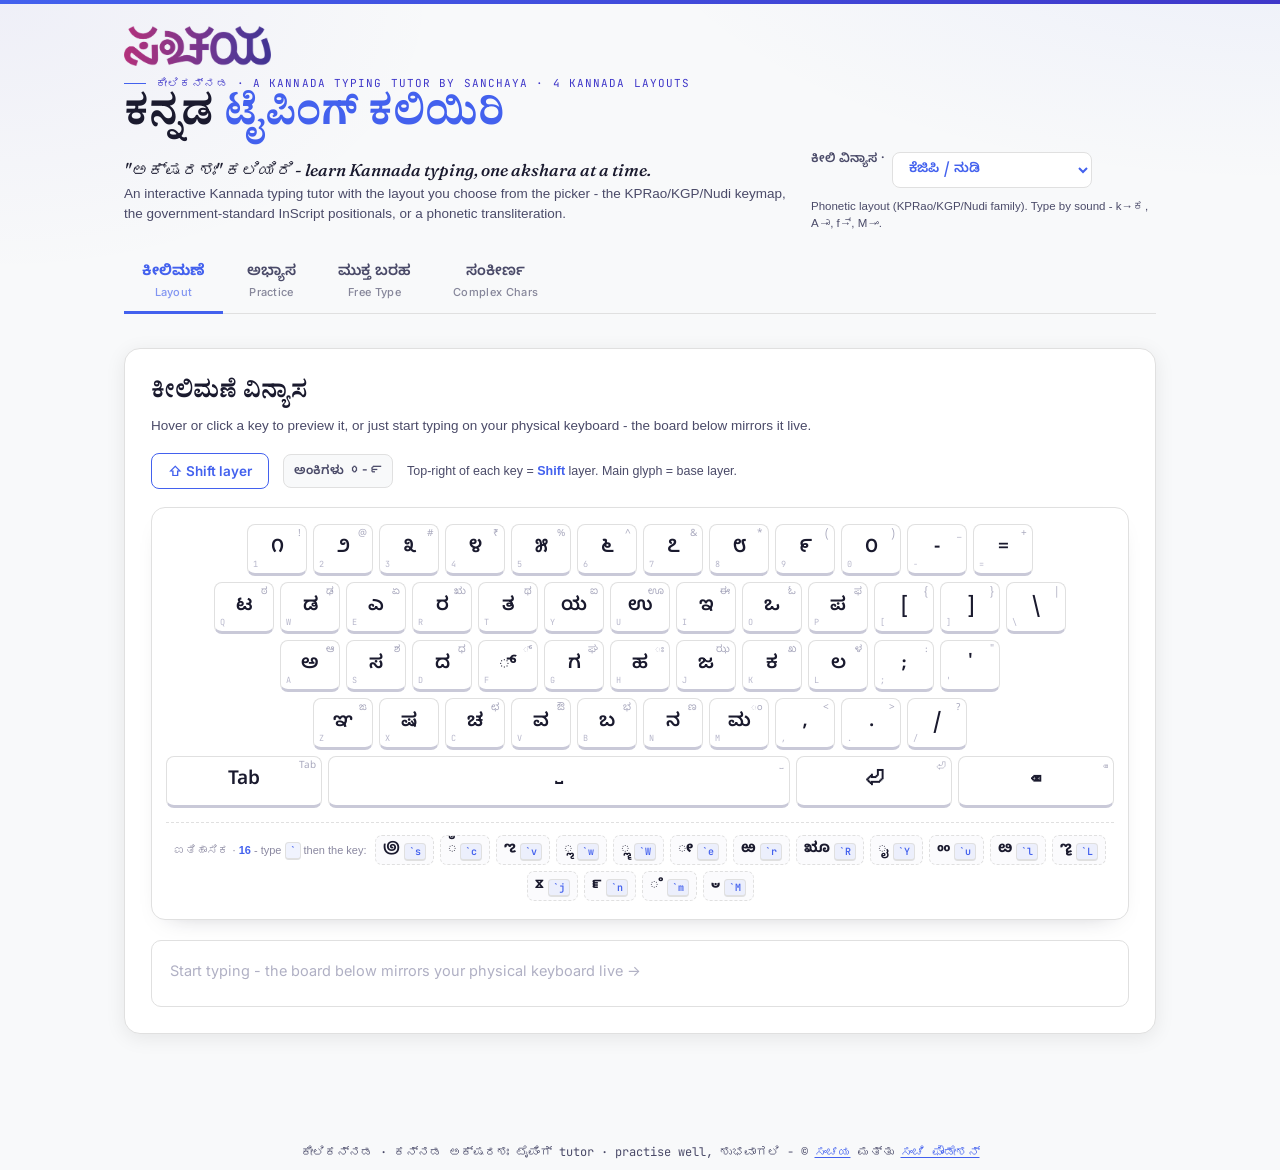
<file: index.html>
<!DOCTYPE html>
<html lang="kn">
<head>
<meta charset="UTF-8">
<meta name="viewport" content="width=device-width, initial-scale=1.0">
<title>ಕನ್ನಡ ಟೈಪಿಂಗ್ ಕಲಿಯಿರಿ - Kannada Typing Tutor Online | TypeKannada</title>
<meta name="description" content="ಉಚಿತ ಕನ್ನಡ ಟೈಪಿಂಗ್ ಕಲಿಯಿರಿ - a free Kannada typing tutor for 4 keyboard layouts (KGP/Nudi keymap, InScript, InScript2, phonetic transliteration) with an on-screen keyboard, guided lessons, words, and full sentences. Learn Kannada typing online with TypeKannada.">
<meta name="keywords" content="kannada typing, kannada typing tutor, learn kannada typing, kannada typing practice, kannada keyboard, type kannada, kannada tutor, inscript kannada, kgp keymap, transliteration kannada, ಕನ್ನಡ ಟೈಪಿಂಗ್, ಕನ್ನಡ ಟೈಪಿಂಗ್ ಕಲಿಯಿರಿ, ಉಚಿತ ಕನ್ನಡ ಟೈಪಿಂಗ್">
<meta name="author" content="ಸಂಚಯ (Sanchaya)">
<meta name="robots" content="index, follow, max-image-preview:large">
<link rel="canonical" href="https://typekannada.sanchaya.net/">

<meta property="og:type" content="website">
<meta property="og:site_name" content="TypeKannada">
<meta property="og:title" content="ಕನ್ನಡ ಟೈಪಿಂಗ್ ಕಲಿಯಿರಿ - Kannada Typing Tutor Online | TypeKannada">
<meta property="og:description" content="ಉಚಿತ ಕನ್ನಡ ಟೈಪಿಂಗ್ ಕಲಿಯಿರಿ - a free Kannada typing tutor across 4 keyboard layouts: KGP/Nudi keymap, InScript, InScript2, and phonetic transliteration. Practice aksharas, words, and sentences with live keystroke hints.">
<meta property="og:url" content="https://typekannada.sanchaya.net/">
<meta property="og:image" content="https://typekannada.sanchaya.net/img/android-chrome-512x512.png">
<meta property="og:locale" content="kn_IN">

<meta name="twitter:card" content="summary">
<meta name="twitter:title" content="ಕನ್ನಡ ಟೈಪಿಂಗ್ ಕಲಿಯಿರಿ - Kannada Typing Tutor Online | TypeKannada">
<meta name="twitter:description" content="ಉಚಿತ ಕನ್ನಡ ಟೈಪಿಂಗ್ - a free Kannada typing tutor across 4 keyboard layouts: KGP/Nudi keymap, InScript, InScript2, and phonetic transliteration.">
<meta name="twitter:image" content="https://typekannada.sanchaya.net/img/android-chrome-512x512.png">

<link rel="icon" type="image/png" sizes="32x32" href="img/favicon-32x32.png">
<link rel="icon" type="image/png" sizes="192x192" href="img/android-chrome-192x192.png">
<link rel="icon" type="image/png" sizes="512x512" href="img/android-chrome-512x512.png">
<link rel="apple-touch-icon" sizes="180x180" href="img/apple-touch-icon.png">
<meta name="msapplication-TileImage" content="img/mstile-310x310.png">
<meta name="theme-color" content="#4361ee">

<script type="application/ld+json">
{
  "@context": "https://schema.org",
  "@type": "WebApplication",
  "name": "ಕೀಲಿಕನ್ನಡ - Kannada Typing Tutor",
  "alternateName": "TypeKannada",
  "url": "https://typekannada.sanchaya.net/",
  "description": "ಉಚಿತ ಕನ್ನಡ ಟೈಪಿಂಗ್ ಕಲಿಯಿರಿ - a free Kannada typing tutor across 4 keyboard layouts: the KPRao/KGP/Nudi keymap, government-standard InScript, InScript2, and phonetic transliteration. Features an on-screen keyboard, guided lessons from vowels to full sentences, and live keystroke hints.",
  "keywords": "kannada typing, kannada typing tutor, ಕನ್ನಡ ಟೈಪಿಂಗ್, ಕನ್ನಡ ಟೈಪಿಂಗ್ ಕಲಿಯಿರಿ, ಉಚಿತ ಕನ್ನಡ ಟೈಪಿಂಗ್",
  "applicationCategory": "EducationalApplication",
  "operatingSystem": "Any",
  "browserRequirements": "Requires JavaScript",
  "inLanguage": ["kn", "en"],
  "isAccessibleForFree": true,
  "offers": { "@type": "Offer", "price": "0", "priceCurrency": "INR" },
  "publisher": {
    "@type": "Organization",
    "name": "ಸಂಚಯ (Sanchaya)",
    "url": "https://sanchaya.org"
  },
  "featureList": [
    "Interactive on-screen Kannada keyboard",
    "4 keyboard layouts: KGP/Nudi keymap, InScript, InScript2, transliteration",
    "Guided typing lessons: vowels, consonants, combined aksharas, words, sentences",
    "Live keystroke hints for every practice target",
    "Free type canvas with akshara-aware backspace"
  ]
}
</script>
<link rel="preconnect" href="https://fonts.googleapis.com">
<link rel="preconnect" href="https://fonts.gstatic.com" crossorigin>
<link href="https://fonts.googleapis.com/css2?family=Noto+Serif+Kannada:wght@500;600;700&family=Noto+Sans+Kannada:wght@400;500;600;700&family=Fraunces:ital,opsz,wght@0,9..144,500;0,9..144,600;1,9..144,500&family=Inter:wght@400;500;600;700&family=JetBrains+Mono:wght@400;600&display=swap" rel="stylesheet">
<link rel="stylesheet" href="style.css">
</head>
<body>
<div class="lattice"></div>
<div class="wrap">

<header class="hero">
  <a class="brand" href="/" aria-label="ಕೀಲಿಕನ್ನಡ - home">
    <img src="img/app-icon-light.png" alt="ಕೀಲಿಕನ್ನಡ logo" class="brand-logo">
  </a>
  <div class="eyebrow">ಕೀಲಿಕನ್ನಡ · a Kannada typing tutor by Sanchaya · 4 Kannada layouts</div>

  <h1 class="title">ಕನ್ನಡ <span class="accent">ಟೈಪಿಂಗ್ ಕಲಿಯಿರಿ</span></h1>

  <div class="hero-row">
    <div class="hero-copy">
      <p class="tagline">"ಅಕ್ಷರಶಃ" ಕಲಿಯಿರಿ - learn Kannada typing, one akshara at a time.</p>
      <p class="subtagline">An interactive Kannada typing tutor with the layout you choose from the picker - the KPRao/KGP/Nudi keymap, the government-standard InScript positionals, or a phonetic transliteration.</p>
    </div>
    <div class="layout-picker">
      <label for="layoutSelect">ಕೀಲಿ ವಿನ್ಯಾಸ ·</label>
      <select id="layoutSelect" aria-label="Choose a keyboard layout"></select>
      <p class="layout-desc" id="layoutDesc"></p>
    </div>
  </div>
</header>

<nav class="tabs">
  <button data-tab="layout" class="active">ಕೀಲಿಮಣೆ <span class="en">Layout</span></button>
  <button data-tab="practice">ಅಭ್ಯಾಸ <span class="en">Practice</span></button>
  <button data-tab="free">ಮುಕ್ತ ಬರಹ <span class="en">Free Type</span></button>
  <button data-tab="complex">ಸಂಕೀರ್ಣ <span class="en">Complex Chars</span></button>
</nav>

<!-- ================= LAYOUT TAB ================= -->
<section class="panel active" id="panel-layout">
  <div class="card">
    <h2 class="section-title">ಕೀಲಿಮಣೆ ವಿನ್ಯಾಸ</h2>
    <p class="section-sub">Hover or click a key to preview it, or just start typing on your physical keyboard - the board below mirrors it live.</p>
    <div class="kbd-controls">
      <button class="toggle-btn" id="shiftToggle">⇧ Shift layer</button>
      <button class="digit-toggle" id="digitToggle" role="switch" aria-checked="false" title="Switch digit keys between the layout's Kannada digits (೦-೯) and Western digits (0-9)">ಅಂಕಿಗಳು <b class="dg-kan">೦-೯</b><b class="dg-lat">0-9</b></button>
      <span class="legend-note">Top-right of each key = <b>Shift</b> layer. Main glyph = base layer.</span>
    </div>
    <div class="keyboard" id="kbLayout"></div>
    <div class="type-surface" id="surfaceLayout" tabindex="0" contenteditable="true" autocorrect="off" autocapitalize="off" autocomplete="off" spellcheck="false"><span class="placeholder" contenteditable="false">Click here, then type on your physical keyboard to test the layout →</span></div>
  </div>
</section>

<!-- ================= PRACTICE TAB ================= -->
<section class="panel" id="panel-practice">
  <div class="card">
    <h2 class="section-title">ಟೈಪಿಂಗ್ ಅಭ್ಯಾಸ - Typing Tutor</h2>
    <p class="section-sub">Work through the levels in order - vowels, consonants, combined aksharas, everyday words, then full sentences.</p>
    <div class="level-tabs" id="levelTabs"></div>

    <div class="target-box">
      <div class="target-word" id="targetWord"></div>
      <div class="translit" id="targetTranslit"></div>
    </div>

    <div class="type-surface" id="surfacePractice" tabindex="0" contenteditable="true" autocorrect="off" autocapitalize="off" autocomplete="off" spellcheck="false"><span class="placeholder" contenteditable="false">Click here and type the akshara/word shown above →</span></div>

    <div class="progress-track"><div class="progress-fill" id="levelProgress"></div></div>

    <div class="stats-row">
      <div class="stat"><div class="num" id="statWpm">0</div><div class="lbl">WPM</div></div>
      <div class="stat"><div class="num" id="statAcc">100%</div><div class="lbl">Accuracy</div></div>
      <div class="stat"><div class="num" id="statDone">0/0</div><div class="lbl">Completed</div></div>
      <div class="stat"><div class="num" id="statStreak">0</div><div class="lbl">Streak</div></div>
    </div>

    <div class="action-row">
      <button class="btn primary" id="skipBtn">ಮುಂದೆ / Skip</button>
      <button class="btn ghost" id="resetLevelBtn">Restart level</button>
    </div>
  </div>

  <div class="keyboard-card card" style="margin-top:20px;">
    <div class="keyboard" id="kbPractice"></div>
  </div>
</section>

<!-- ================= FREE TYPE TAB ================= -->
<section class="panel" id="panel-free">
  <div class="card">
    <h2 class="section-title">ಮುಕ್ತ ಬರವಣಿಗೆ - Free Type</h2>
    <p class="section-sub">Open canvas to write freely with the layout - good for testing words, or just practising composition. Backspace understands full aksharas (it removes one visual syllable at a time, like a real Kannada IME).</p>
    <div class="type-surface" id="surfaceFree" tabindex="0" contenteditable="true" style="min-height:180px;" autocorrect="off" autocapitalize="off" autocomplete="off" spellcheck="false"><span class="placeholder" contenteditable="false">ಇಲ್ಲಿ ಬರೆಯಿರಿ - start typing here →</span></div>
    <div class="action-row">
      <button class="btn ghost" id="clearFreeBtn">Clear</button>
      <button class="btn ghost" id="copyFreeBtn">Copy text</button>
    </div>
    <div class="future-note">
      <h3>Coming next: spelling &amp; grammar checking</h3>
      <p>This canvas is where inline spelling and grammar feedback will surface once the checker is wired in - underlines for misspelled aksharas, suggestions on click, and basic agreement/grammar hints. Not implemented yet in this build; flagged here as the next milestone.</p>
    </div>
  </div>
</section>

<!-- ================= COMPLEX CHARACTERS TAB ================= -->
<section class="panel" id="panel-complex">
  <div class="card">
    <h2 class="section-title">ಸಂಕೀರ್ಣ ಅಕ್ಷರಗಳು - Complex Character Rendering</h2>
    <p class="section-sub">Kannada script does more than one letter per keystroke: consonant clusters, traditional ligatures, vocalic matras, nukta forms, and invisible joiners. Each card below shows the target text, what it's built from, the exact keystrokes that produce it, and its raw Unicode codepoints - useful both for learning and for checking how your font renders these.</p>
    <div id="complexGrid" class="complex-grid"></div>

    <h3 class="section-subtitle">ಪೂರ್ಣ ಯುನಿಕೋಡ್ ವ್ಯಾಪ್ತಿ - Full Unicode block coverage</h3>
    <p class="section-sub">Every assigned codepoint in the Kannada block (U+0C80–U+0CFF). Green-bordered tiles are on the selected layout's keys; the rest are historic letters and rare signs typed via a modifier (or composed by typing) - shown here as a font-rendering reference. If a tile shows a placeholder box, your font lacks that glyph.</p>
    <div id="unicodeGrid" class="unicode-grid"></div>
  </div>
</section>

</div>

<footer>ಕೀಲಿಕನ್ನಡ · ಕನ್ನಡ ಅಕ್ಷರಶಃ ಟೈಪಿಂಗ್ tutor · practise well, ಶುಭವಾಗಲಿ - © <a href="https://sanchaya.org" target="_blank" rel="noopener">ಸಂಚಯ</a> ಮತ್ತು <a href="https://sanchifoundation.org" target="_blank" rel="noopener">ಸಂಚಿ ಫೌಂಡೇಶನ್</a></footer>

<noscript>
  <section>
    <h1>ಕನ್ನಡ ಟೈಪಿಂಗ್ ಕಲಿಯಿರಿ - Kannada Typing Tutor</h1>
    <p>TypeKannada is a free, interactive Kannada typing tutor for learning to type in Kannada (ಕನ್ನಡ ಟೈಪಿಂಗ್). It teaches four keyboard layouts:</p>
    <ul>
      <li>KPRao / KGP / Nudi keymap</li>
      <li>Government-standard InScript</li>
      <li>InScript2</li>
      <li>Phonetic transliteration</li>
    </ul>
    <p>Features include an on-screen keyboard, guided lessons from vowels to full sentences, live keystroke hints for every practice target, a free-type canvas with akshara-aware backspace, and a full Unicode block reference. This app requires JavaScript - please enable it to start typing.</p>
  </section>
</noscript>

<script src="app.js" defer></script>
</body>
</html>
</file>
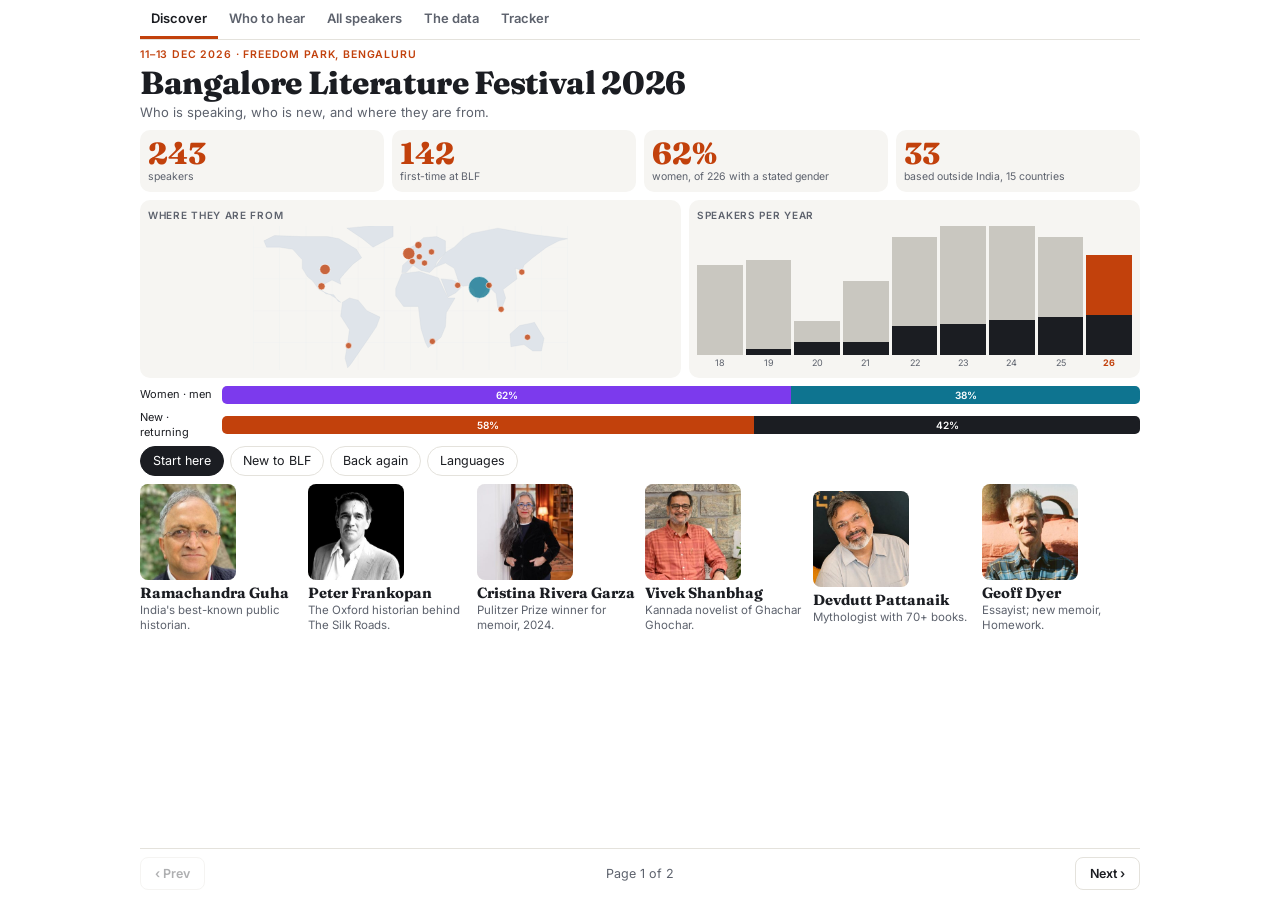
<file: blf2026/index.html>
<!doctype html>
<html lang="en"><head><meta charset="utf-8"><meta name="viewport" content="width=device-width,initial-scale=1,viewport-fit=cover">
<title>BLF 2026 Speaker Guide</title>
<meta name="claude:viewport-fit-sides" content="cover">
<link rel="stylesheet" href="https://fonts.googleapis.com/css2?family=Fraunces:opsz,wght@9..144,500;9..144,700;9..144,800&family=Inter:wght@400;500;600&display=swap">
<style>
/* Concept: one screen per view. A bookshop counter: white paper, ink type, saffron accent. Every tab fits the viewport and pages instead of scrolling. */
:root{--bg:#fff;--surface:#f6f5f2;--fg:#1b1d22;--muted:#5d626d;--line:#e4e2dc;--accent:#c2410c;--accent-fg:#fff;--tint:#fdeee5;--ok:#166534;--f:#7c3aed;--m:#0e7490;--u:#c9c7c0;
--display:"Fraunces",Georgia,serif;--body:"Inter",system-ui,sans-serif;color-scheme:light}
*{box-sizing:border-box}
html,body{height:100%;margin:0;overflow:hidden;background:#fff}
body{background:var(--bg);color:var(--fg);font:14px/1.4 var(--body);padding-left:max(14px,env(safe-area-inset-left,0px));padding-right:max(14px,env(safe-area-inset-right,0px))}
button{font:inherit;color:inherit}
:focus-visible{outline:2px solid var(--accent);outline-offset:2px}
.app{height:100%;max-width:1000px;margin:0 auto;display:flex;flex-direction:column;min-height:0}
.tabs{flex:0 0 auto;display:flex;gap:0;border-bottom:1px solid var(--line);overflow-x:auto;scrollbar-width:none}
.tab{background:none;border:0;border-bottom:3px solid transparent;padding:9px 11px;color:var(--muted);cursor:pointer;font-weight:600;white-space:nowrap;font-size:13px}
.tab[aria-selected=true]{color:var(--fg);border-bottom-color:var(--accent)}
.view{flex:1;min-height:0;display:flex;flex-direction:column}
.view[hidden]{display:none}
.top{flex:0 0 auto;padding:8px 0 4px}
h1{font:800 clamp(1.25rem,4.2vw,2rem)/1.05 var(--display);margin:0 0 4px;letter-spacing:-.01em}
h2{font:700 1.1rem/1.15 var(--display);margin:0}
.kicker{font-size:10.5px;letter-spacing:.08em;text-transform:uppercase;color:var(--accent);font-weight:600;margin:0 0 3px}
.sub{color:var(--muted);margin:0;font-size:13px}
.seg,.asks,.fchips{display:flex;gap:6px;overflow-x:auto;scrollbar-width:none;padding:6px 0 2px;flex:0 0 auto}
.seg::-webkit-scrollbar,.asks::-webkit-scrollbar,.fchips::-webkit-scrollbar,.tabs::-webkit-scrollbar{display:none}
.pill{flex:0 0 auto;white-space:nowrap;background:#fff;border:1px solid var(--line);border-radius:999px;padding:5px 12px;font-size:12.5px;cursor:pointer}
.pill[aria-pressed=true]{background:var(--fg);color:#fff;border-color:var(--fg)}
.ask{background:var(--tint);color:var(--accent);border-color:transparent;font-weight:600}
.body{flex:1;min-height:0;position:relative;overflow:hidden}
.pager{flex:0 0 auto;min-height:52px;display:flex;align-items:center;justify-content:space-between;gap:8px;padding:6px 0 max(8px,env(safe-area-inset-bottom,0px));border-top:1px solid var(--line);font-size:12.5px;color:var(--muted)}
.pbtn{background:#fff;border:1px solid var(--line);border-radius:8px;padding:7px 14px;font-weight:600;cursor:pointer;color:var(--fg)}
.pbtn[disabled]{opacity:.35;cursor:default}
.dots{display:flex;gap:5px;align-items:center}.dots i{width:7px;height:7px;border-radius:50%;background:var(--line);display:block}.dots i.on{background:var(--accent)}
/* dashboard */
.kpis{display:grid;grid-template-columns:repeat(4,1fr);gap:8px;flex:0 0 auto;padding:4px 0 8px}
.kpi{background:var(--surface);border:0;border-radius:10px;padding:8px 8px;text-align:left;cursor:pointer;min-width:0}
.kpi b{display:block;font:800 clamp(1.25rem,3.4vh,1.9rem)/1 var(--display);color:var(--accent)}
.kpi span{font-size:10.5px;color:var(--muted);line-height:1.2;display:block;margin-top:3px}
.mini{display:grid;grid-template-columns:1.2fr 1fr;gap:8px;flex:0 0 auto}
.panel{background:var(--surface);border-radius:10px;padding:8px;min-width:0;cursor:pointer}
.panel h5{margin:0 0 4px;font-size:10px;letter-spacing:.07em;text-transform:uppercase;color:var(--muted);font-weight:600}
.mini .map{max-height:clamp(56px,16vh,150px);background:transparent;margin:0 auto}
.mini .map text{display:none}
.mini .vc{height:clamp(56px,16vh,150px);padding-top:0;gap:3px;max-width:none}
.mini .vc .v{display:none}.mini .vc .y{font-size:9px;margin-top:2px}
.hb{display:grid;gap:6px;margin-top:8px}
.hb .gr{grid-template-columns:74px 1fr;font-size:11px}.hb .gr .tr{height:18px}
.hb .gr .tr b{font-size:10px}
/* cards grid (discover) */
.grid{height:100%;display:grid;gap:10px 10px;align-content:start;padding-top:6px}
.card{background:none;border:0;text-align:left;cursor:pointer;padding:0;min-width:0}
.card img,.card .ph{width:96px;height:96px;max-width:100%;border-radius:8px;object-fit:cover;object-position:center 22%;display:block;background:var(--surface)}
.card .nm{font:700 .92rem/1.15 var(--display);margin:5px 0 1px}
.card .ln{font-size:11.5px;color:var(--muted);line-height:1.3;display:-webkit-box;-webkit-line-clamp:2;-webkit-box-orient:vertical;overflow:hidden}
.ph{display:flex;align-items:center;justify-content:center;background:var(--tint);color:var(--accent);font:800 1.2rem var(--display)}
/* rows */
.rows{height:100%;display:flex;flex-direction:column}
.row{flex:0 0 auto;height:var(--rh,60px);display:grid;grid-template-columns:auto 44px 1fr auto;gap:10px;align-items:center;border-bottom:1px solid var(--line);min-width:0}
.row .no{font:800 1.2rem var(--display);color:var(--accent);min-width:1.6ch;text-align:right;font-variant-numeric:tabular-nums}
.row.nonum{grid-template-columns:44px 1fr auto}
.row .th,.row .ph{width:44px;height:44px;border-radius:7px;object-fit:cover;object-position:center 22%;cursor:pointer}
.row .mid{min-width:0;cursor:pointer;background:none;border:0;text-align:left;padding:0}
.row .nm{font:700 .98rem/1.2 var(--display);white-space:nowrap;overflow:hidden;text-overflow:ellipsis;display:block}
.row .sl{font-size:12px;color:var(--muted);white-space:nowrap;overflow:hidden;text-overflow:ellipsis;display:block}
.row .sl b{color:var(--accent);font-weight:600}
.star{background:none;border:0;font-size:21px;line-height:1;color:var(--muted);cursor:pointer;padding:6px;border-radius:6px}
.star[aria-pressed=true]{color:var(--accent)}
.empty{padding:22px 0;color:var(--muted)}
/* search & filters */
.srow{display:flex;gap:8px;flex:0 0 auto;padding-top:8px}
input[type=search],select{font:inherit;color:var(--fg);background:#fff;border:1px solid var(--line);border-radius:8px;padding:8px 11px;min-width:0}
input[type=search]{flex:1 1 0}
.fbtn{background:#fff;border:1px solid var(--line);border-radius:8px;padding:8px 13px;font-weight:600;cursor:pointer}
.fbtn b{background:var(--accent);color:#fff;border-radius:999px;padding:0 7px;font-size:11.5px;margin-left:6px}
.meta{font-size:12px;color:var(--muted);flex:0 0 auto;padding:4px 0}
.x{flex:0 0 auto;background:var(--tint);color:var(--accent);border:0;border-radius:999px;padding:4px 10px;font-size:12px;font-weight:600;cursor:pointer;white-space:nowrap}
.drawer{position:fixed;left:0;right:0;bottom:0;max-height:88%;overflow:auto;background:#fff;border-radius:16px 16px 0 0;z-index:41;padding:14px max(14px,env(safe-area-inset-left,0px)) calc(16px + env(safe-area-inset-bottom,0px));display:none;box-shadow:0 -8px 30px rgba(0,0,0,.18)}
.drawer.open{display:block}
@media (min-width:720px){.drawer{left:50%;right:auto;bottom:auto;top:50%;transform:translate(-50%,-50%);width:560px;border-radius:16px}}
.pg{margin-bottom:10px}.pg h4{margin:0 0 5px;font-size:11px;letter-spacing:.06em;text-transform:uppercase;color:var(--muted);font-weight:600}
.chips{display:flex;gap:5px;flex-wrap:wrap}
.veil{position:fixed;inset:0;background:rgba(20,20,25,.45);z-index:40;display:none}.veil.open{display:block}
/* sheet */
.sheet{position:fixed;left:0;right:0;bottom:0;max-height:92%;overflow:auto;background:#fff;border-radius:16px 16px 0 0;z-index:41;padding:14px max(14px,env(safe-area-inset-left,0px)) calc(14px + env(safe-area-inset-bottom,0px));display:none}
.sheet.open{display:block}
@media (min-width:720px){.sheet{left:50%;right:auto;bottom:auto;top:50%;transform:translate(-50%,-50%);width:640px;border-radius:16px}}
.sh-top{display:grid;grid-template-columns:84px 1fr;gap:12px;align-items:start;padding-right:34px}
.sh-top img,.sh-top .ph{width:84px;height:84px;border-radius:10px;object-fit:cover;object-position:center 22%}
.sh-top h3{font:800 1.3rem/1.1 var(--display);margin:0}
.close{position:absolute;top:8px;right:10px;background:var(--surface);border:0;border-radius:999px;width:32px;height:32px;font-size:17px;cursor:pointer}
.tags{display:flex;gap:5px;flex-wrap:wrap;margin-top:4px}
.tag{font-size:11.5px;color:var(--muted);border:1px solid var(--line);border-radius:4px;padding:0 6px}
.tag.new{background:var(--tint);color:var(--accent);border-color:var(--accent);font-weight:600}
.tag.ret{color:var(--ok);border-color:var(--ok)}.tag.rk{background:var(--accent);color:#fff;border-color:var(--accent);font-weight:600}
.tag.lg{color:#0e7490;border-color:#0e7490}.tag.role{color:var(--fg);border-color:var(--fg)}.tag.nonauth{background:var(--surface);color:var(--fg);border-color:var(--fg);font-weight:600}
.stabs{display:flex;gap:4px;margin:10px 0 8px;border-bottom:1px solid var(--line)}
.stab{background:none;border:0;border-bottom:3px solid transparent;padding:6px 10px;font-weight:600;color:var(--muted);cursor:pointer}
.stab[aria-selected=true]{color:var(--fg);border-bottom-color:var(--accent)}
.sh-body{font-size:13px;max-height:52vh;overflow:auto}.sh-body .fa{font-size:12px;color:var(--muted);margin:0 0 3px}.sh-body .fa b{color:var(--fg);margin-right:4px}
.sh-body p{margin:0 0 8px}.sh-body h4{margin:8px 0 3px;font-size:11px;letter-spacing:.06em;text-transform:uppercase;color:var(--muted);font-weight:600}
.tl{display:flex;gap:3px;align-items:center;margin-top:6px}.tl i{width:8px;height:8px;border-radius:50%;background:var(--line);display:block}.tl i.on{background:var(--fg)}.tl i.now{background:var(--accent)}.tl span{font-size:11px;color:var(--muted);margin-left:6px}
.tlv{list-style:none;margin:2px 0 0;padding:0 0 0 16px;border-left:2px solid var(--line)}.tlv li{position:relative;padding:0 0 6px;font-size:13px}.tlv li::before{content:"";position:absolute;left:-21px;top:5px;width:9px;height:9px;border-radius:50%;background:var(--fg)}.tlv li.now::before{background:var(--accent)}.tlv b{margin-right:6px}
.bl{display:flex;gap:10px;flex-wrap:wrap}.bl>div{width:64px;font-size:10.5px;color:var(--muted);line-height:1.2}
.bk{flex:0 0 auto;width:40px;height:56px;border-radius:2px 4px 4px 2px;overflow:hidden;box-shadow:inset 3px 0 0 rgba(0,0,0,.25);display:flex;align-items:flex-end;padding:3px 2px 3px 6px;color:#fff;font:600 7.5px/1.1 var(--display);overflow-wrap:anywhere}
.bk.has{padding:0}.bk.has img{width:100%;height:100%;object-fit:cover;display:block}
.bl .bk{width:62px;height:88px;font-size:9.5px}
.sh-act{display:flex;gap:8px;margin-top:10px}
.btn{background:var(--accent);color:#fff;border:0;border-radius:8px;padding:9px 14px;font-weight:600;cursor:pointer}.btn.ghost{background:var(--surface);color:var(--fg);text-decoration:none}
/* study slides */
.slide{height:100%;display:flex;flex-direction:column;justify-content:center;overflow:auto;padding:4px 0}
.big{font:800 clamp(2.4rem,9vh,4.6rem)/.95 var(--display);color:var(--accent);margin:0}
.slide h2{font-size:clamp(1.05rem,2.6vh,1.5rem);margin:4px 0 2px}
.slide p.t{color:var(--muted);margin:2px 0 8px;font-size:clamp(12px,1.9vh,14px);max-width:62ch}
.waffle{display:grid;grid-template-columns:repeat(25,1fr);gap:2px;max-width:520px}.waffle i{aspect-ratio:1;border-radius:2px;display:block;background:var(--fg)}.waffle i.n{background:var(--accent)}
.legend{display:flex;gap:12px;flex-wrap:wrap;font-size:12px;color:var(--muted);margin-top:8px}.legend button{background:none;border:0;cursor:pointer;color:var(--muted);padding:0;font-size:12px}.legend i{display:inline-block;width:10px;height:10px;border-radius:2px;margin-right:5px;vertical-align:-1px}
.gb{display:grid;gap:7px;max-width:560px}.gr{display:grid;grid-template-columns:84px 1fr;gap:8px;align-items:center;font-size:12px}.gr .tr{display:flex;height:24px;border-radius:5px;overflow:hidden;background:var(--surface)}.gr .tr b{display:flex;align-items:center;justify-content:center;color:#fff;font-size:11px;font-weight:600;min-width:0;overflow:hidden}
.vc{display:flex;gap:6px;align-items:flex-end;height:clamp(110px,24vh,210px);max-width:560px;padding-top:16px}.vc>div{flex:1;display:flex;flex-direction:column;justify-content:flex-end;align-items:center;height:100%;min-width:0}.vc .col{width:100%;display:flex;flex-direction:column;justify-content:flex-end}.vc .col b{display:block;width:100%}.vc .v{font-size:10.5px;color:var(--muted);margin-bottom:2px}.vc .y{font-size:10.5px;color:var(--muted);margin-top:4px}.vc .y.now{color:var(--accent);font-weight:700}
.bubbles{display:flex;flex-wrap:wrap;gap:6px;align-items:center}.bub{border:0;border-radius:50%;background:#0e7490;color:#fff;font-weight:600;display:flex;flex-direction:column;align-items:center;justify-content:center;cursor:pointer;line-height:1.05;padding:2px;text-align:center}.bub small{font-weight:400;opacity:.85}
.map{width:100%;height:auto;max-height:34vh;display:block;background:#f3f6f9;border-radius:10px}
.map .land{fill:#dfe4ea;stroke:#c9d0d8;stroke-width:.6}.map .grat{stroke:#e6ebf0;stroke-width:.5;fill:none}.map circle.b{fill:var(--accent);fill-opacity:.78;stroke:#fff;stroke-width:1.2;cursor:pointer}.map circle.b.o{fill:#0e7490}.map text{font:600 10px var(--body);fill:#1b1d22;pointer-events:none}
.mapwrap{max-width:560px}.cch{display:flex;gap:5px;flex-wrap:wrap;margin-top:8px}
table{border-collapse:collapse;width:100%;font-size:12px}th,td{text-align:left;padding:4px 6px;border-bottom:1px solid var(--line)}th{color:var(--muted);font-weight:500}
.grid9{display:grid;grid-template-columns:repeat(9,1fr);gap:2px;width:120px}.grid9 i{height:9px;border-radius:2px;background:var(--line);display:block}.grid9 i.on{background:var(--fg)}.grid9 i.now{background:var(--accent)}
.status{font-size:11.5px;font-weight:600;color:var(--accent)}
.note{font-size:11px;color:var(--muted);margin-top:6px}
@media (max-width:520px){.sh-body{max-height:50vh}}
@media (max-height:700px){#v-discover .top .sub,.hb{display:none}}
@media (prefers-reduced-motion:no-preference){.pill,.pbtn{transition:background .12s}}
/* denser data slides */
.slide{justify-content:flex-start;gap:0}
.hd{display:flex;gap:12px;align-items:center}
.hd .big{font-size:clamp(2.2rem,8vh,3.8rem);flex:0 0 auto}
.hd h2{margin:0}.hd p.t{margin:2px 0 0}
.sec{margin-top:10px}
.sec h5{margin:0 0 4px;font-size:10px;letter-spacing:.07em;text-transform:uppercase;color:var(--muted);font-weight:600}
.hbar{display:grid;grid-template-columns:96px 1fr 34px;gap:6px;align-items:center;font-size:12px;background:none;border:0;padding:1px 0;text-align:left;cursor:pointer;width:100%}
.hbar .tr{height:11px;background:var(--surface);border-radius:3px;overflow:hidden}.hbar .tr b{display:block;height:100%}
.hbar span:first-child{white-space:nowrap;overflow:hidden;text-overflow:ellipsis}.hbar span:last-child{text-align:right;color:var(--muted)}
.tiles{display:grid;grid-template-columns:repeat(4,1fr);gap:6px;margin-top:10px}
.tile{background:var(--surface);border-radius:8px;padding:6px 8px;min-width:0}.tile b{display:block;font:700 1.1rem/1.1 var(--display)}.tile span{font-size:10.5px;color:var(--muted);line-height:1.2;display:block}
.two{display:grid;grid-template-columns:1fr 1fr;gap:14px;align-items:start}
@media (max-width:640px){.two{grid-template-columns:1fr}}
.vc .y2{font-size:9px;color:var(--accent);margin-top:1px}
@media (max-height:700px){.opt{display:none}}
.v6{height:clamp(90px,19vh,170px)}
@media (min-width:900px){.slide .vc{height:clamp(140px,34vh,300px)}.v6{height:clamp(140px,34vh,300px)}.tile b{font-size:1.6rem}.tile span{font-size:12px}.hbar{font-size:13px;grid-template-columns:120px 1fr 40px}.hbar .tr{height:14px}.tile{padding:10px 12px}.sec{margin-top:16px}.tiles{margin-top:16px}}
</style>
<div class="app">
<nav class="tabs" role="tablist"><button class="tab" role="tab" data-v="discover">Discover</button><button class="tab" role="tab" data-v="hear">Who to hear</button><button class="tab" role="tab" data-v="speakers">All speakers</button><button class="tab" role="tab" data-v="study">The data</button><button class="tab" role="tab" data-v="tracker">Tracker</button></nav>

<section class="view" id="v-discover">
 <div class="top"><p class="kicker">11–13 Dec 2026 · Freedom Park, Bengaluru</p><h1>Bangalore Literature Festival 2026</h1><p class="sub" id="herosub"></p></div>
 <div id="dash"></div>
 <div class="seg" id="seg"></div>
 <div class="body" id="dbody"></div>
 <div class="pager" id="dpager"></div>
</section>

<section class="view" id="v-hear" hidden>
 <div class="top"><h2>Who to listen to</h2><p class="sub">Top names in each theme, in priority order. Tap anyone for books and BLF history.</p></div>
 <div class="body" id="hbody"></div>
 <div class="pager" id="hpager"></div>
</section>

<section class="view" id="v-speakers" hidden>
 <div class="srow"><input type="search" id="q" placeholder="Search name, book or topic" aria-label="Search speakers"><button class="fbtn" id="fbtn">Filters<b id="fcount" hidden></b></button></div>
 <div class="fchips" id="fchips"></div>
 <div class="meta" id="count"></div>
 <div class="body" id="sbody"></div>
 <div class="pager" id="spager"></div>
</section>

<section class="view" id="v-study" hidden>
 <div class="body" id="ybody"></div>
 <div class="pager" id="ypager"></div>
</section>

<section class="view" id="v-tracker" hidden>
 <div class="top"><h2>Track authors across editions</h2><p class="sub">Presence 2018 to 2026 (orange is 2026). Star speakers anywhere, or add here.</p></div>
 <div class="srow"><input type="search" id="tq" placeholder="Add a speaker by name" aria-label="Add speaker"><button class="btn" id="tadd">Add</button></div>
 <div class="fchips" id="tpresets"></div>
 <div class="body" id="tbody"></div>
 <div class="pager" id="tpager"></div>
</section>
</div>
<div class="veil" id="veil"></div>
<div class="drawer" id="drawer" role="dialog" aria-label="Filters"></div>
<div class="sheet" id="sheet" role="dialog" aria-modal="true" aria-label="Speaker details"></div>
<script>
(function(){
var S=[],ST=null,YRS=[2018,2019,2020,2021,2022,2023,2024,2025,2026],VIEWS=['discover','hear','speakers','study','tracker'];
var st={q:'',city:'',cc:'Any',na:false,theme:'All',lang:'Any',g:'',picks:false,nw:false,ret:false,reg:false,books:false,sort:'rank',view:'discover'};
var pg={d:0,h:0,s:0,t:0,y:0},shelf='start',stars={},lastFocus=null,sTab='about',curSheet=-1;
try{stars=JSON.parse(localStorage.getItem('blf26stars')||'{}')}catch(e){}
function save(){try{localStorage.setItem('blf26stars',JSON.stringify(stars))}catch(e){}}
var $=function(i){return document.getElementById(i)};
function esc(s){return String(s).replace(/[&<>"]/g,function(c){return{'&':'&amp;','<':'&lt;','>':'&gt;','"':'&quot;'}[c]})}
function ed(o){return o.y.filter(function(y){return y>=2018&&y<=2025})}
var WHY={"Ramachandra Guha":"India's best-known public historian.","Peter Frankopan":"The Oxford historian behind The Silk Roads.","Cristina Rivera Garza":"Pulitzer Prize winner for memoir, 2024.","Vivek Shanbhag":"Kannada novelist of Ghachar Ghochar.","Devdutt Pattanaik":"Mythologist with 70+ books.","Geoff Dyer":"Essayist; new memoir, Homework.","Vishal Bhardwaj":"Director of Maqbool, Omkara, Haider.","Priyamvada Natarajan":"Yale astrophysicist mapping dark matter."};
var START=Object.keys(WHY),PAL=['#7c2d12','#1e3a5f','#3f3f46','#14532d','#581c87','#831843','#155e75'];
function tile(b){var h=0;for(var i=0;i<b.t.length;i++)h=(h*31+b.t.charCodeAt(i))>>>0;
 return b.c?'<div class="bk has" title="'+esc(b.t)+'"><img loading="lazy" alt="'+esc(b.t)+'" src="'+esc(b.c)+'"></div>':'<div class="bk" style="background:'+PAL[h%PAL.length]+'" title="'+esc(b.t)+'">'+esc(b.t.length>30?b.t.slice(0,28)+'…':b.t)+'</div>'}
function ini(n){var p=n.replace(/[^A-Za-z\u00C0-\u024F ]/g,'').trim().split(/\s+/);return (p[0]||'?').charAt(0)+(p.length>1?p[p.length-1].charAt(0):'')}
function pic(o,c){return o.ph?'<img class="'+c+'" decoding="async" alt="" src="'+esc(o.ph)+'">':'<div class="ph '+c+'">'+esc(ini(o.n))+'</div>'}
function hist(o){return o.first?'First time at BLF':'At BLF in '+o.y.length+' edition'+(o.y.length>1?'s':'')}
function tl(o){var h='<div class="tl">';YRS.forEach(function(y){h+='<i class="'+(y===2026?'now':(o.y.indexOf(y)>-1?'on':''))+'"></i>'});return h+'<span>'+(o.first?'first time at BLF':ed(o).length+' since 2018')+'</span></div>'}
function tags(o){return '<div class="tags"><span class="tag '+(o.nonauth?'nonauth':'role')+'">'+esc(o.role)+'</span>'+(o.first?'<span class="tag new">First-time</span>':'<span class="tag ret">'+hist(o)+'</span>')+(o.p?'<span class="tag rk">Pick #'+o.r+' in '+esc(o.t)+'</span>':'')+'<span class="tag">'+esc(o.cc==='Unknown'?'Country not stated':o.cc)+(o.dia?' (diaspora)':'')+'</span>'+o.lg.map(function(l){return '<span class="tag lg">'+esc(l)+'</span>'}).join('')+'</div>'}
/* pager */
function mkPager(el,key,total,per,extra){var n=Math.max(1,Math.ceil(total/per));if(pg[key]>=n)pg[key]=n-1;if(pg[key]<0)pg[key]=0;
 el.innerHTML='<button class="pbtn" data-step="-1"'+(pg[key]<=0?' disabled':'')+'>‹ Prev</button><span>'+(extra||'')+'Page '+(pg[key]+1)+' of '+n+'</span><button class="pbtn" data-step="1"'+(pg[key]>=n-1?' disabled':'')+'>Next ›</button>'}
function step(d){var v=st.view;
 if(v==='study'){var n=slides().length;pg.y=Math.max(0,Math.min(n-1,pg.y+d));story();return}
 var k={discover:'d',hear:'h',speakers:'s',tracker:'t'}[v];if(!k)return;pg[k]=Math.max(0,pg[k]+d);renderView()}
document.addEventListener('click',function(e){var b=e.target.closest('[data-step]');if(b&&!b.disabled)step(+b.dataset.step)});
document.addEventListener('keydown',function(e){if(e.key==='Escape'){closeSheet();closeDrawer();return}if(document.activeElement&&/INPUT|SELECT/.test(document.activeElement.tagName))return;if(e.key==='ArrowRight')step(1);if(e.key==='ArrowLeft')step(-1)});
var tx=0,ty=0;document.addEventListener('touchstart',function(e){tx=e.touches[0].clientX;ty=e.touches[0].clientY},{passive:true});
document.addEventListener('touchend',function(e){if($('sheet').classList.contains('open')||$('drawer').classList.contains('open'))return;var dx=e.changedTouches[0].clientX-tx,dy=e.changedTouches[0].clientY-ty;if(Math.abs(dx)>60&&Math.abs(dy)<45){if(e.target.closest&&e.target.closest('.seg,.asks,.fchips,.tabs'))return;step(dx<0?1:-1)}},{passive:true});
var rt;window.addEventListener('resize',function(){clearTimeout(rt);rt=setTimeout(renderView,120)});
/* views */
function setView(v,keep){st.view=v;VIEWS.forEach(function(x){$('v-'+x).hidden=x!==v});document.querySelectorAll('.tab').forEach(function(t){t.setAttribute('aria-selected',t.dataset.v===v)});if(!keep){try{history.replaceState(null,'','#'+v)}catch(e){}}renderView()}
function renderView(){if(!S.length)return;var v=st.view;if(v==='discover')discover();else if(v==='hear')ranked();else if(v==='speakers')render();else if(v==='study')story();else tracker()}
document.querySelector('.tabs').addEventListener('click',function(e){var b=e.target.closest('.tab');if(b)setView(b.dataset.v)});
function go(p){Object.keys(p).forEach(function(k){st[k]=p[k]});st.q='';$('q').value='';pg.s=0;setView('speakers')}
function reset(){st.city='';st.cc='Any';st.na=false;st.theme='All';st.lang='Any';st.g='';st.picks=st.nw=st.ret=st.reg=st.books=false;pg.s=0}
/* discover */
var SH=[['start','Start here'],['new','New to BLF'],['reg','Back again'],['lang','Languages']];
function shelfList(k){
 if(k==='start')return START.map(function(n){return S.filter(function(o){return o.n===n})[0]}).filter(Boolean);
 if(k==='new')return S.filter(function(o){return o.first}).sort(function(a,b){return (b.p?1:0)-(a.p?1:0)||(b.bk.length>0)-(a.bk.length>0)||a.n.localeCompare(b.n)});
 if(k==='reg')return S.filter(function(o){return ed(o).length>=3}).sort(function(a,b){return ed(b).length-ed(a).length||a.n.localeCompare(b.n)});
 return S.filter(function(o){return o.lg.length}).sort(function(a,b){return b.lg.length-a.lg.length||a.n.localeCompare(b.n)})}
function discover(){
 var n=S.length,F=S.filter(function(o){return o.first}),W=S.filter(function(o){return o.g==='f'}).length,M=S.filter(function(o){return o.g==='m'}).length,
 inn=S.filter(function(o){return o.cc==='India'}).length,unk=S.filter(function(o){return o.cc==='Unknown'}).length,CC={};S.forEach(function(o){(CC[o.cc]=CC[o.cc]||[]).push(o.n)});
 var nOut=n-inn-unk,nC=Object.keys(CC).filter(function(k){return k!=='Unknown'&&k!=='India'}).length;
 $('herosub').textContent='Who is speaking, who is new, and where they are from.';
 var mx=Math.max.apply(null,YRS.map(function(y){return ST.per[y].total}));
 function gb(lab,a,b,c,ca,cb,cc2){var t=a+b+c;return '<div class="gr"><div>'+lab+'</div><div class="tr"><b style="width:'+pct(a,t)+'%;background:'+ca+'">'+pct(a,t)+'%</b><b style="width:'+pct(b,t)+'%;background:'+cb+'">'+(pct(b,t)>8?pct(b,t)+'%':'')+'</b><b style="width:'+pct(c,t)+'%;background:'+cc2+'"></b></div></div>'}
 $('dash').innerHTML='<div class="kpis"><button class="kpi" data-kpi="all"><b>'+n+'</b><span>speakers</span></button><button class="kpi" data-kpi="nw"><b>'+F.length+'</b><span>first-time at BLF</span></button><button class="kpi" data-kpi="g"><b>'+pct(W,W+M)+'%</b><span>women, of '+(W+M)+' with a stated gender</span></button><button class="kpi" data-kpi="cc"><b>'+nOut+'</b><span>based outside India, '+nC+' countries</span></button></div>'+
 '<div class="mini"><div class="panel" data-kpi="cc"><h5>Where they are from</h5>'+worldMap(CC)+'</div><div class="panel" data-kpi="yr"><h5>Speakers per year</h5><div class="vc">'+YRS.map(function(y){var p=ST.per[y],ht=p.total/mx*100,rt=p.returning/p.total*100;return '<div><div class="col" style="height:'+ht+'%"><b style="height:'+(100-rt)+'%;background:'+(y===2026?'var(--accent)':'var(--u)')+'"></b><b style="height:'+rt+'%;background:var(--fg)"></b></div><div class="y'+(y===2026?' now':'')+'">'+String(y).slice(2)+'</div></div>'}).join('')+'</div></div></div>'+
 '<div class="hb"><div data-kpi="g" style="cursor:pointer">'+gb('Women · men',W,M,0,'var(--f)','var(--m)','var(--u)')+'</div><div data-kpi="nw" style="cursor:pointer">'+gb('New · returning',F.length,n-F.length,0,'var(--accent)','var(--fg)','var(--u)')+'</div></div>';
 $('seg').innerHTML=SH.map(function(x){return '<button class="pill" data-shelf="'+x[0]+'" aria-pressed="'+(shelf===x[0])+'">'+x[1]+'</button>'}).join('');
 var L=shelfList(shelf),body=$('dbody'),w=body.clientWidth,h=body.clientHeight,gap=10,target=Math.min(w>700?150:104,Math.max(48,h-62)),cols=Math.max(2,Math.floor((w+gap)/(target+gap))),iw=Math.min(160,(w-(cols-1)*gap)/cols),per=cols;
 mkPager($('dpager'),'d',L.length,per,'');
 var page=L.slice(pg.d*per,pg.d*per+per);
 body.innerHTML='<div class="grid" style="grid-template-columns:repeat('+cols+',minmax(0,1fr))">'+page.map(function(o){var sub=shelf==='start'?(WHY[o.n]||''):shelf==='lang'?o.lg.join(' · '):shelf==='reg'?ed(o).length+' editions · '+o.role:o.role;return '<button class="card" data-open="'+S.indexOf(o)+'">'+pic(o,'')+'<div class="nm">'+esc(o.n)+'</div><div class="ln">'+esc(sub)+'</div></button>'}).join('')+'</div>'}
$('dash').addEventListener('click',function(e){var k=e.target.closest('[data-kpi]'),c=e.target.closest('circle[data-cc]');if(c){reset();go({cc:c.dataset.cc});return}if(!k)return;var v=k.dataset.kpi;
 if(v==='all'){reset();go({})}else if(v==='nw'){reset();go({nw:true})}else if(v==='g'){pg.y=1;setView('study')}else if(v==='cc'){pg.y=2;setView('study')}else{pg.y=4;setView('study')}});
$('seg').addEventListener('click',function(e){var b=e.target.closest('[data-shelf]');if(b){shelf=b.dataset.shelf;pg.d=0;discover()}});
$('dbody').addEventListener('click',function(e){var c=e.target.closest('[data-open]');if(c)openSheet(+c.dataset.open,c)});
/* ranked */
function rowH(){return window.innerWidth<520?54:60}
function ranked(){var r=S.filter(function(o){return o.p}).sort(function(a,b){return a.r-b.r||(b.bk.length+ed(b).length)-(a.bk.length+ed(a).length)||a.n.localeCompare(b.n)}),rh=rowH(),body=$('hbody'),per=Math.max(1,Math.floor(body.clientHeight/rh));
 mkPager($('hpager'),'h',r.length,per,'');var base=pg.h*per;
 body.innerHTML='<div class="rows" style="--rh:'+rh+'px">'+r.slice(base,base+per).map(function(o,k){var i=S.indexOf(o);return '<div class="row"><div class="no">'+(base+k+1)+'</div><div data-open="'+i+'">'+pic(o,'th')+'</div><button class="mid" data-open="'+i+'"><span class="nm">'+esc(o.n)+'</span><span class="sl"><b>#'+o.r+' '+esc(o.t)+'</b> · '+(WHY[o.n]?esc(WHY[o.n]):esc(o.role))+'</span></button><button class="star" data-i="'+i+'" aria-pressed="'+(!!stars[o.n])+'" aria-label="Shortlist '+esc(o.n)+'">'+(stars[o.n]?'★':'☆')+'</button></div>'}).join('')+'</div>'}
$('hbody').addEventListener('click',rowClick);
function rowClick(e){var s=e.target.closest('.star');if(s){var o=S[+s.dataset.i];if(stars[o.n])delete stars[o.n];else stars[o.n]=1;save();renderView();return}var c=e.target.closest('[data-open]');if(c)openSheet(+c.dataset.open,c)}
/* list */
function match(o){
 if(st.theme!=='All'&&o.t!==st.theme)return false;
 if(st.cc!=='Any'&&o.cc!==st.cc)return false;if(st.city&&o.city!==st.city)return false;if(st.na&&!o.nonauth)return false;
 if(st.picks&&!o.p)return false;if(st.nw&&!o.first)return false;if(st.ret&&o.first)return false;if(st.reg&&ed(o).length<3)return false;
 if(st.books&&!o.bk.length)return false;if(st.g&&o.g!==st.g)return false;
 if(st.lang==='*'&&!o.lg.length)return false;if(st.lang==='None'&&o.lg.length)return false;if(st.lang!=='Any'&&st.lang!=='*'&&st.lang!=='None'&&o.lg.indexOf(st.lang)<0)return false;
 if(st.q){var h=(o.n+' '+(o.f||o.b)+' '+(o.l||'')+' '+o.role+' '+o.bk.map(function(b){return b.t}).join(' ')+' '+o.s.map(function(x){return x[1]}).join(' ')).toLowerCase();return st.q.toLowerCase().split(/\s+/).every(function(w){return h.indexOf(w)>-1})}
 return true}
function active(){var a=[];
 if(st.theme!=='All')a.push(['theme',st.theme]);if(st.cc!=='Any')a.push(['cc',st.cc]);if(st.city)a.push(['city',st.city]);if(st.picks)a.push(['picks','Ranked picks']);if(st.nw)a.push(['nw','First-timers']);if(st.ret)a.push(['ret','Returning']);if(st.reg)a.push(['reg','3+ editions']);if(st.books)a.push(['books','Has books']);if(st.na)a.push(['na','Not authors']);
 if(st.g)a.push(['g',st.g==='f'?'Women':'Men']);if(st.lang!=='Any')a.push(['lang',st.lang==='*'?'Any named language':st.lang==='None'?'Language not stated':st.lang]);return a}
function drawer(){
 var themes=[],seen={};S.forEach(function(o){if(!seen[o.t]){seen[o.t]=1;themes.push(o.t)}});
 var lc={};S.forEach(function(o){o.lg.forEach(function(l){lc[l]=(lc[l]||0)+1})});var lk=Object.keys(lc).sort(function(a,b){return lc[b]-lc[a]||a.localeCompare(b)});
 function ch(k,v,lab,on){return '<button class="pill" data-k="'+k+'" data-v="'+esc(v)+'" aria-pressed="'+on+'">'+esc(lab)+'</button>'}
 $('drawer').innerHTML='<div class="pg"><h4>Show</h4><div class="chips">'+[['nw','First-timers'],['ret','Returning'],['reg','3+ editions'],['picks','Ranked picks'],['books','Has books'],['na','Not authors']].map(function(x){return ch('flag',x[0],x[1],!!st[x[0]])}).join('')+'</div></div>'+
 '<div class="pg"><h4>Theme</h4><div class="chips">'+themes.map(function(t){return ch('theme',t,t,st.theme===t)}).join('')+'</div></div>'+
 '<div class="pg"><h4>Gender (from bio pronouns)</h4><div class="chips">'+ch('g','f','Women',st.g==='f')+ch('g','m','Men',st.g==='m')+'</div></div>'+
 '<div class="pg"><h4>Language</h4><select id="lang"><option value="Any">Any</option><option value="*"'+(st.lang==='*'?' selected':'')+'>Any named language</option>'+lk.map(function(l){return '<option'+(st.lang===l?' selected':'')+'>'+esc(l)+'</option>'}).join('')+'<option value="None"'+(st.lang==='None'?' selected':'')+'>Not stated</option></select> <select id="sort" aria-label="Sort">'+[['rank','Picks first'],['name','A to Z'],['visits','Most visits'],['new','First-timers first']].map(function(x){return '<option value="'+x[0]+'"'+(st.sort===x[0]?' selected':'')+'>'+x[1]+'</option>'}).join('')+'</select></div>'+
 '<div class="sh-act"><button class="btn" id="ddone">Show results</button></div>'}
function openDrawer(){drawer();$('veil').classList.add('open');$('drawer').classList.add('open')}
function closeDrawer(){$('drawer').classList.remove('open');if(!$('sheet').classList.contains('open'))$('veil').classList.remove('open')}
$('fbtn').onclick=openDrawer;
$('drawer').addEventListener('click',function(e){if(e.target.id==='ddone'){closeDrawer();return}var b=e.target.closest('.pill');if(!b)return;var k=b.dataset.k,v=b.dataset.v;
 if(k==='flag'){st[v]=!st[v];if(v==='nw'&&st.nw)st.ret=false;if(v==='ret'&&st.ret)st.nw=false}else if(k==='theme')st.theme=st.theme===v?'All':v;else if(k==='g')st.g=st.g===v?'':v;pg.s=0;drawer();render()});
$('drawer').addEventListener('change',function(e){if(e.target.id==='lang')st.lang=e.target.value;if(e.target.id==='sort')st.sort=e.target.value;pg.s=0;render()});
$('fchips').addEventListener('click',function(e){var b=e.target.closest('[data-r]');if(!b)return;if(b.dataset.r==='all')reset();else{var k=b.dataset.r;st[k]=(k==='theme')?'All':(k==='g'||k==='city')?'':(k==='lang'||k==='cc')?'Any':false}pg.s=0;render()});
function render(){
 var a=active();$('fcount').hidden=!a.length;$('fcount').textContent=a.length;
 $('fchips').innerHTML=a.map(function(x){return '<button class="x" data-r="'+x[0]+'">'+esc(x[1])+' ×</button>'}).join('')+(a.length>1?'<button class="x" data-r="all" style="background:none;color:var(--muted)">Clear all</button>':'');
 var r=S.filter(match);
 r.sort(function(a,b){
  if(st.sort==='name')return a.n.localeCompare(b.n);
  if(st.sort==='visits')return ed(b).length-ed(a).length||b.y.length-a.y.length||a.n.localeCompare(b.n);
  if(st.sort==='new')return b.first-a.first||a.n.localeCompare(b.n);
  if(a.p&&b.p)return a.r-b.r||a.n.localeCompare(b.n);return (a.p?0:1)-(b.p?0:1)||a.n.localeCompare(b.n)});
 $('count').textContent=r.length+' of '+S.length+' speakers';
 var rh=rowH(),body=$('sbody'),per=Math.max(1,Math.floor(body.clientHeight/rh));mkPager($('spager'),'s',r.length,per,'');var base=pg.s*per;
 body.innerHTML=r.length?'<div class="rows" style="--rh:'+rh+'px">'+r.slice(base,base+per).map(function(o){var i=S.indexOf(o);return '<div class="row nonum"><div data-open="'+i+'">'+pic(o,'th')+'</div><button class="mid" data-open="'+i+'"><span class="nm">'+esc(o.n)+'</span><span class="sl">'+esc(o.role)+' · '+esc(o.cc==='Unknown'?'country not stated':o.cc)+' · '+(o.first?'<b>First-time</b>':esc(hist(o)))+'</span></button><button class="star" data-i="'+i+'" aria-pressed="'+(!!stars[o.n])+'" aria-label="Shortlist '+esc(o.n)+'">'+(stars[o.n]?'★':'☆')+'</button></div>'}).join('')+'</div>':'<p class="empty">No speakers match these filters. Remove one above to see more.</p>'}
$('q').addEventListener('input',function(e){st.q=e.target.value.trim();pg.s=0;render()});
$('sbody').addEventListener('click',rowClick);
/* sheet */
function openSheet(i,from){curSheet=i;lastFocus=from;sTab='about';renderSheet();$('veil').classList.add('open');$('sheet').classList.add('open')}
function renderSheet(){var o=S[curSheet],lat=o.l&&!/^not stated/i.test(o.l)?o.l:'',ys={};o.s.forEach(function(x){ys[x[0]]=1});var body='';
 if(sTab==='about'){body='<p>'+esc(o.f||o.b)+'</p>'+(lat?'<p class="fa"><b>Latest</b> '+esc(lat)+'</p>':'')+(o.a&&o.a!=='Unknown'?'<p class="fa"><b>Age</b> '+esc(o.a)+(o.ag?' (estimated)':'')+'</p>':'')+(o.le?'<p class="fa"><b>Language</b> '+esc(o.le)+'</p>':'')+'<p class="fa"><b>Country</b> '+esc(o.cc)+' — '+esc(o.cb)+'</p>'}
 else if(sTab==='books'){body='<div class="bl">'+o.bk.map(function(b){return '<div>'+tile(b)+'<br>'+esc(b.t.length>34?b.t.slice(0,32)+'…':b.t)+(b.b===2?'<br>(Open Library)':b.b===0?'<br>(not in bio)':'')+'</div>'}).join('')+'</div>'}
 else{var ev=o.s.slice().sort(function(a,b){return a[0]-b[0]}).map(function(x){return '<li><b>'+x[0]+'</b>'+esc(x[1])+'</li>'}).concat(o.y.filter(function(y){return !ys[y]}).sort().map(function(y){return '<li><b>'+y+'</b>Listed as a speaker</li>'}));ev.sort(function(a,b){return a.slice(7,11)-b.slice(7,11)});ev.push('<li class="now"><b>2026</b>BLF, 11–13 Dec'+(lat?'. Latest: '+esc(lat):'')+'</li>');body=(o.first?'<p>No match in BLF archives from 2012 to 2025.</p>':'')+'<ol class="tlv">'+ev.join('')+'</ol>'}
 var tabs=[['about',o.nonauth?'Who they are':'About']];if(o.bk.length)tabs.push(['books','Books ('+o.bk.length+')']);tabs.push(['hist','BLF history']);
 $('sheet').innerHTML='<button class="close" id="sclose" aria-label="Close">×</button><div class="sh-top">'+pic(o,'')+'<div><h3>'+esc(o.n)+'</h3>'+tags(o)+tl(o)+'</div></div><div class="stabs">'+tabs.map(function(t){return '<button class="stab" data-st="'+t[0]+'" aria-selected="'+(sTab===t[0])+'">'+t[1]+'</button>'}).join('')+'</div><div class="sh-body">'+body+'</div><div class="sh-act"><button class="btn" id="sstar">'+(stars[o.n]?'★ In my shortlist':'☆ Add to shortlist')+'</button><a class="btn ghost" target="_blank" rel="noopener" href="https://bangaloreliteraturefestival.org/participant/'+esc(o.u)+'/">BLF page</a></div>';
 $('sclose').onclick=closeSheet;$('sstar').onclick=function(){if(stars[o.n])delete stars[o.n];else stars[o.n]=1;save();renderSheet();renderView()}}
$('sheet').addEventListener('click',function(e){var b=e.target.closest('[data-st]');if(b){sTab=b.dataset.st;renderSheet()}});
function closeSheet(){$('sheet').classList.remove('open');if(!$('drawer').classList.contains('open'))$('veil').classList.remove('open');if(lastFocus&&lastFocus.focus)try{lastFocus.focus()}catch(e){}}
$('veil').onclick=function(){closeSheet();closeDrawer()};
/* study */
function pct(a,b){return b?Math.round(a/b*100):0}
var LAND={na:[[-168,66],[-156,71],[-125,70],[-95,70],[-82,68],[-62,58],[-56,50],[-66,44],[-76,35],[-81,30],[-80,25],[-90,29],[-97,26],[-105,22],[-97,16],[-88,15],[-83,9],[-80,8],[-86,12],[-92,15],[-105,20],[-112,28],[-118,32],[-124,40],[-124,48],[-135,58],[-150,60],[-165,60]],gl:[[-73,78],[-20,82],[-20,70],[-43,60],[-55,68]],sa:[[-78,8],[-70,12],[-60,10],[-50,0],[-35,-6],[-39,-15],[-48,-26],[-58,-38],[-68,-50],[-72,-54],[-75,-45],[-72,-30],[-70,-18],[-80,-5]],eu:[[-10,36],[-9,43],[-2,48],[-4,58],[5,62],[15,69],[30,70],[40,66],[40,55],[30,46],[28,41],[22,36],[12,38],[3,43],[-5,36]],af:[[-17,21],[-10,35],[10,37],[32,31],[37,22],[43,12],[51,12],[41,-2],[40,-15],[35,-25],[20,-35],[17,-30],[12,-17],[9,4],[-8,4],[-17,14]],as:[[28,41],[40,45],[50,40],[56,25],[60,23],[67,24],[73,20],[77,8],[80,13],[88,22],[92,21],[98,16],[100,3],[104,1],[109,12],[106,20],[122,30],[120,40],[128,38],[130,43],[140,50],[156,60],[170,66],[180,68],[140,72],[100,78],[70,73],[60,68],[50,60],[40,55]],ar:[[35,30],[43,13],[52,17],[58,22],[56,26],[48,29]],au:[[114,-22],[125,-14],[137,-12],[142,-11],[153,-26],[150,-38],[140,-38],[130,-32],[115,-34]],uk:[[-6,50],[2,52],[-2,58],[-6,56]],in:[[68,23],[71,28],[74,34],[78,35],[80,30],[88,27],[89,28],[92,28],[97,28],[95,26],[92,22],[88,22],[87,20],[85,19],[80,15],[80,10],[77,8],[74,13],[73,18],[70,21]]};
var POS={'India':[79,22],'United Kingdom':[-2,54],'United States':[-98,39],'Mexico':[-102,23],'Norway':[9,62],'South Korea':[127.5,36.5],'France':[2,46.5],'Lithuania':[24,55.5],'South Africa':[25,-29],'Singapore':[103.8,1.3],'Chile':[-71,-33],'Croatia':[16,45],'United Arab Emirates':[54,24],'Germany':[10,51],'Bangladesh':[90,24],'Australia':[134,-25]};
var CPOS={'Bengaluru':[77.6,12.97],'Delhi / NCR':[77.2,28.6],'Mumbai':[72.9,19.1],'Kolkata':[88.4,22.6],'Chennai':[80.3,13.1],'Kochi / Kerala':[76.3,9.9],'Pune':[73.9,18.5],'Guwahati / Assam':[91.7,26.1],'Mysuru':[76.6,12.3],'Madurai':[78.1,9.9]};
function proj(o){var W=o.w,H=o.h;return {x:function(lo){return (lo-o.x0)/(o.x1-o.x0)*W},y:function(la){return (o.y1-la)/(o.y1-o.y0)*H}}}
function poly(P,pr,keys){return keys.map(function(k){return '<polygon class="land" points="'+LAND[k].map(function(p){return pr.x(p[0]).toFixed(1)+','+pr.y(p[1]).toFixed(1)}).join(' ')+'"/>'}).join('')}
function grat(pr,o,step){var h='';for(var lo=Math.ceil(o.x0/step)*step;lo<=o.x1;lo+=step)h+='<path class="grat" d="M'+pr.x(lo)+' 0V'+o.h+'"/>';for(var la=Math.ceil(o.y0/step)*step;la<=o.y1;la+=step)h+='<path class="grat" d="M0 '+pr.y(la)+'H'+o.w+'"/>';return h}
function bub(pr,pos,cnt,attr,name,cls,r0,k,lab){var r=r0+Math.sqrt(cnt)*k;return '<circle class="b'+cls+'" '+attr+'="'+esc(name)+'" cx="'+pr.x(pos[0]).toFixed(1)+'" cy="'+pr.y(pos[1]).toFixed(1)+'" r="'+r.toFixed(1)+'"><title>'+esc(name)+': '+cnt+'</title></circle>'+(lab?'<text x="'+(pr.x(pos[0])+r+3).toFixed(1)+'" y="'+(pr.y(pos[1])+3).toFixed(1)+'">'+esc(name)+' '+cnt+'</text>':'')}
function worldMap(CC){var o={w:720,h:330,x0:-180,x1:180,y0:-56,y1:80},pr=proj(o);var h='<svg class="map" viewBox="0 0 720 330" role="img" aria-label="Map of speaker countries">'+grat(pr,o,30)+poly(['na','gl','sa','eu','af','as','ar','au','uk'],pr,['na','gl','sa','eu','af','as','ar','au','uk']);
 Object.keys(POS).filter(function(k){return CC[k]}).sort(function(a,b){return CC[b].length-CC[a].length}).forEach(function(k){h+=bub(pr,POS[k],CC[k].length,'data-cc',k,k==='India'?' o':'',4,k==='India'?1.6:3,CC[k].length>=2&&k!=='United Kingdom'&&k!=='France'&&k!=='Germany'&&k!=='Norway'&&k!=='Lithuania'&&k!=='Croatia')});return h+'</svg>'}
function euMap(CC){var o={w:420,h:330,x0:-12,x1:30,y0:34,y1:68},pr=proj(o);var h='<svg class="map" viewBox="0 0 420 330" role="img" aria-label="Europe, speaker countries">'+grat(pr,o,10)+poly(0,pr,['eu','uk']);
 ['United Kingdom','France','Germany','Norway','Lithuania','Croatia'].filter(function(k){return CC[k]}).forEach(function(k){h+=bub(pr,POS[k],CC[k].length,'data-cc',k,'',5,4,true)});return h+'</svg>'}
function inMap(CITY){var o={w:420,h:410,x0:66,x1:98,y0:6,y1:37},pr=proj(o);var h='<svg class="map" viewBox="0 0 420 410" role="img" aria-label="India, cities named in bios">'+poly(0,pr,['in']);
 Object.keys(CPOS).filter(function(k){return CITY[k]}).sort(function(a,b){return CITY[b]-CITY[a]}).forEach(function(k){h+=bub(pr,CPOS[k],CITY[k],'data-city',k,' o',4,2.6,k!=='Mysuru'&&k!=='Kochi / Kerala'&&k!=='Chennai')});return h+'</svg>'}

function slides(){
 var n=S.length,F=S.filter(function(o){return o.first}),R=S.filter(function(o){return !o.first}),W=S.filter(function(o){return o.g==='f'}).length,M=S.filter(function(o){return o.g==='m'}).length,out=[];
 function hb(label,v,max,color,attr,key){return '<button class="hbar" '+(attr?attr+'="'+esc(key)+'"':'')+'><span>'+esc(label)+'</span><span class="tr"><b style="width:'+(max?v/max*100:0)+'%;background:'+color+'"></b></span><span>'+v+'</span></button>'}
 function tiles(a){return '<div class="tiles">'+a.map(function(t){return '<div class="tile"><b>'+t[0]+'</b><span>'+t[1]+'</span></div>'}).join('')+'</div>'}
 function head(big,color,h,t){return '<div class="hd"><p class="big" style="color:'+color+'">'+big+'</p><div><h2>'+h+'</h2><p class="t">'+t+'</p></div></div>'}
 var TH={},TF={},TW={},TM={};S.forEach(function(o){TH[o.t]=(TH[o.t]||0)+1;if(o.first)TF[o.t]=(TF[o.t]||0)+1;if(o.g==='f')TW[o.t]=(TW[o.t]||0)+1;if(o.g==='m')TM[o.t]=(TM[o.t]||0)+1});
 var thF=Object.keys(TF).sort(function(a,b){return TF[b]-TF[a]}).slice(0,5);
 var thW=Object.keys(TH).filter(function(k){return (TW[k]||0)+(TM[k]||0)>=5}).sort(function(a,b){return (TW[b]||0)/((TW[b]||0)+(TM[b]||0))-(TW[a]||0)/((TW[a]||0)+(TM[a]||0))}).slice(0,5);
 var Ff=F.filter(function(o){return o.g==='f'}).length,Fm=F.filter(function(o){return o.g==='m'}).length;
 var dots=S.slice().sort(function(a,b){return a.first-b.first||a.n.localeCompare(b.n)}).map(function(o){return '<i class="'+(o.first?'n':'')+'" title="'+esc(o.n)+'"></i>'}).join('');
 /* 1 new voices */
 out.push('<div class="slide">'+head(F.length,'var(--accent)','speakers are new to BLF',pct(F.length,n)+'% of the '+n+' announced. One square per speaker.')+'<div class="two sec"><div><div class="waffle">'+dots+'</div><div class="legend"><button data-go="nw"><i style="background:var(--accent)"></i>First-time ('+F.length+')</button><button data-go="ret"><i style="background:var(--fg)"></i>Returning ('+R.length+')</button></div></div><div class="opt"><h5>Where the newcomers sit, by theme</h5>'+thF.map(function(k){return hb(k,TF[k],TF[thF[0]],'var(--accent)','','')}).join('')+'</div></div>'+tiles([[pct(Ff,Ff+Fm)+'%','of first-timers who are women'],[pct(Fm,Ff+Fm)+'%','are men'],[S.filter(function(o){return ed(o).length>=3}).length,'speakers back for the 3rd+ time'],[S.filter(function(o){return o.first&&o.p}).length,'ranked picks seen for the first time']])+'</div>');
 /* 2 gender */
 function gbar(lab,a){var f=a.filter(function(o){return o.g==='f'}).length,m=a.filter(function(o){return o.g==='m'}).length,u=a.length-f-m,t=a.length;return '<div class="gr"><div>'+lab+'</div><div class="tr" title="'+f+' women, '+m+' men, '+u+' not stated"><b style="width:'+pct(f,t)+'%;background:var(--f)">'+pct(f,t)+'%</b><b style="width:'+pct(m,t)+'%;background:var(--m)">'+pct(m,t)+'%</b><b style="width:'+pct(u,t)+'%;background:var(--u)"></b></div></div>'}
 out.push('<div class="slide">'+head(pct(W,W+M)+'%','var(--f)','of speakers with a stated gender are women',W+' women, '+M+' men; '+(n-W-M)+' bios have no pronouns. Read from bio text, so an indicator not a census.')+'<div class="two sec"><div class="gb">'+gbar('Everyone',S)+gbar('First-time',F)+gbar('Returning',R)+gbar('Ranked picks',S.filter(function(o){return o.p}))+gbar('Authors',S.filter(function(o){return !o.nonauth}))+gbar('Not authors',S.filter(function(o){return o.nonauth}))+'<div class="legend"><button data-go="gf"><i style="background:var(--f)"></i>Women</button><button data-go="gm"><i style="background:var(--m)"></i>Men</button><span><i style="background:var(--u)"></i>Not stated</span></div></div><div class="opt"><h5>Highest share of women, by theme</h5>'+thW.map(function(k){return hb(k,pct(TW[k]||0,(TW[k]||0)+(TM[k]||0)),100,'var(--f)','','')}).join('')+'</div></div>'+tiles([[W,'women'],[M,'men'],[n-W-M,'not stated'],[pct(S.filter(function(o){return o.g==='f'&&o.first}).length,W)+'%','of the women are first-timers']])+'</div>');
 /* 3 world */
 var CC={},CITY={};S.forEach(function(o){(CC[o.cc]=CC[o.cc]||[]).push(o.n);if(o.city)CITY[o.city]=(CITY[o.city]||0)+1});
 var nIn=(CC['India']||[]).length,nUn=(CC['Unknown']||[]).length,nOut=n-nIn-nUn,dia=S.filter(function(o){return o.dia}).length;
 var keys=Object.keys(CC).filter(function(k){return k!=='Unknown'}).sort(function(a,b){return CC[b].length-CC[a].length||a.localeCompare(b)});
 out.push('<div class="slide">'+head(nOut,'var(--accent)','speakers are based outside India',nIn+' in India ('+pct(nIn,n)+'%), '+nUn+' not placed from bios. Country is judged from each bio.')+'<div class="two sec"><div class="mapwrap">'+worldMap(CC)+'</div><div>'+keys.slice(0,7).map(function(k){return hb(k,CC[k].length,CC[keys[1]].length*3,k==='India'?'#0e7490':'var(--accent)','data-cc',k)}).join('')+'</div></div>'+tiles([[keys.length-1,'countries beyond India'],[dia,'born in India, living abroad'],[(CC['United Kingdom']||[]).length,'based in the UK'],[nUn,'not established']])+'</div>');
 /* 4 India cities */
 var ck=Object.keys(CITY).sort(function(a,b){return CITY[b]-CITY[a]}),cs=0;ck.forEach(function(k){cs+=CITY[k]});
 out.push('<div class="slide">'+head(CITY['Bengaluru']||0,'#0e7490','India-based speakers name Bengaluru','Only '+cs+' of '+nIn+' India-based bios name a city, so these are floors. Tap a bar.')+'<div class="two sec"><div class="mapwrap opt" style="max-width:340px">'+inMap(CITY)+'</div><div>'+ck.map(function(k){return hb(k,CITY[k],CITY[ck[0]],'#0e7490','data-city',k)}).join('')+'</div></div>'+tiles([[ck.length,'cities named'],[pct(CITY['Bengaluru']||0,cs)+'%','of named cities is Bengaluru'],[(CITY['Delhi / NCR']||0)+(CITY['Mumbai']||0),'Delhi and Mumbai combined'],[nIn-cs,'India-based, city not stated']])+'</div>');
 /* 5 years */
 var mx=Math.max.apply(null,YRS.map(function(y){return ST.per[y].total})),peak=YRS.slice().sort(function(a,b){return ST.per[b].total-ST.per[a].total})[0];
 out.push('<div class="slide">'+head(n,'var(--fg)','speakers in 2026, against '+ST.per[2025].total+' in 2025','Returning (dark) and new to the archive (grey; orange in 2026). Orange % below each year: share of that year\'s speakers back in 2026.')+'<div class="vc sec">'+YRS.map(function(y){var p=ST.per[y],ht=p.total/mx*100,rt=p.returning/p.total*100;return '<div><div class="v">'+p.total+'</div><div class="col" style="height:'+ht+'%"><b style="height:'+(100-rt)+'%;background:'+(y===2026?'var(--accent)':'var(--u)')+'"></b><b style="height:'+rt+'%;background:var(--fg)"></b></div><div class="y'+(y===2026?' now':'')+'">'+String(y).slice(2)+'</div><div class="y2">'+(y===2026?'':pct(p.in2026,p.total)+'%')+'</div></div>'}).join('')+'</div>'+tiles([[peak,'peak year, '+ST.per[peak].total+' speakers'],[pct(ST.per[2025].in2026,ST.per[2025].total)+'%','of 2025 speakers return in 2026'],[pct(ST.per[2025].returning,ST.per[2025].total)+'%','of 2025 had spoken before'],[pct(R.length,n)+'%','of 2026 has spoken before']])+'</div>');
 /* 6 loyalty */
 var hs=ST.hist,hm=Math.max.apply(null,Object.keys(hs).map(function(k){return hs[k]})),five=hs[5]+hs[6]+hs[7]+hs[8];
 out.push('<div class="slide">'+head(hs[0],'var(--accent)','have no speaker-page listing from 2018 to 2025','Bars: editions attended out of 8 (2018 to 2025) by this year\'s speakers.')+'<div class="two sec"><div class="vc v6">'+Object.keys(hs).map(function(k){return '<div><div class="v">'+hs[k]+'</div><div class="col" style="height:'+(hs[k]/hm*100)+'%"><b style="height:100%;background:'+(k==='0'?'var(--accent)':'var(--fg)')+'"></b></div><div class="y">'+k+'</div></div>'}).join('')+'</div><div class="opt"><h5>Most frequent speakers, 2018 to 2025</h5>'+ST.lead.slice(0,6).map(function(x){return hb(x.n,x.y.length,8,x.in26?'var(--accent)':'var(--u)','','')}).join('')+'<div class="legend"><span><i style="background:var(--accent)"></i>speaking in 2026</span></div></div></div>'+tiles([[hs[1],'one edition'],[hs[2]+hs[3]+hs[4],'two to four'],[five,'five or more'],[hs[8],'all eight']])+'<div class="legend"><button data-go="reg">See the 3+ edition regulars →</button></div></div>');
 /* 7 languages */
 var lc={};S.forEach(function(o){o.lg.forEach(function(l){lc[l]=(lc[l]||0)+1})});var lk=Object.keys(lc).sort(function(a,b){return lc[b]-lc[a]||a.localeCompare(b)});var named=S.filter(function(o){return o.lg.length}).length;
 out.push('<div class="slide">'+head(lk.length,'#0e7490','languages named in speaker bios','Only '+named+' of '+n+' bios name a language, so this undercounts. Tap a bubble or bar.')+'<div class="two sec"><div class="bubbles">'+lk.slice(0,12).map(function(l){var d=34+Math.sqrt(lc[l])*13;return '<button class="bub" style="width:'+d+'px;height:'+d+'px;font-size:'+(d>60?12:10)+'px" data-lang="'+esc(l)+'">'+esc(l)+'<small>'+lc[l]+'</small></button>'}).join('')+'</div><div class="opt">'+lk.slice(0,8).map(function(l){return hb(l,lc[l],lc[lk[0]],'#0e7490','data-lang',l)}).join('')+'</div></div>'+tiles([[named,'speakers with a named language'],[pct(named,n)+'%','of all speakers'],[S.filter(function(o){return o.lg.length>1}).length,'work across 2+ languages'],[lk[0]+' '+lc[lk[0]],'most common']])+'<p class="note"><b>Method:</b> BLF 2026 speakers page and bios, archive speaker pages (2018 to 2025) and schedules (2012 to 2025), matched by name. Gender from bio pronouns; language and country only where a bio states them. No gender history by year yet.</p></div>');
 return out}
function story(){if(!ST||!S.length)return;var sl=slides();if(pg.y>=sl.length)pg.y=sl.length-1;$('ybody').innerHTML=sl[pg.y];
 $('ypager').innerHTML='<button class="pbtn" data-step="-1"'+(pg.y<=0?' disabled':'')+'>‹ Prev</button><span class="dots">'+sl.map(function(_,k){return '<i class="'+(k===pg.y?'on':'')+'"></i>'}).join('')+'</span><button class="pbtn" data-step="1"'+(pg.y>=sl.length-1?' disabled':'')+'>Next ›</button>'}
$('ybody').addEventListener('click',function(e){var cc=e.target.closest('[data-cc]'),ct=e.target.closest('[data-city]'),g=e.target.closest('[data-go]'),b=e.target.closest('[data-lang]');
 if(cc){reset();go({cc:cc.dataset.cc});return}if(ct){reset();go({city:ct.dataset.city,cc:'India'});return}if(b){reset();go({lang:b.dataset.lang});return}if(!g)return;reset();var k=g.dataset.go;
 if(k==='nw')go({nw:true});else if(k==='ret')go({ret:true});else if(k==='reg')go({reg:true,sort:'visits'});else if(k==='gf')go({g:'f'});else go({g:'m'})});
/* tracker */
function status(o){var e=ed(o);if(o.first)return 'First-time';var set={};e.forEach(function(y){set[y]=1});var sk=0;for(var y=2025;y>=2018&&set[y];y--)sk++;
 if(e.length>=4)return 'Regular'+(sk>=2?' · '+sk+'-edition streak':'');if(sk>=2)return 'Streak · '+sk+' editions';
 if(e.length&&!set[2025]&&!set[2024])return 'Comeback (last seen '+Math.max.apply(null,e)+')';if(!e.length)return 'Returning (earlier schedules only)';return 'Returning'}
var presets=[['First-timers',function(o){return o.first}],['Regulars',function(o){return ed(o).length>=4}],['Picks',function(o){return o.p}]];
function tracker(){var names=S.filter(function(o){return stars[o.n]});
 $('tpresets').innerHTML=presets.map(function(p,i){return '<button class="pill" data-p="'+i+'">Add all: '+p[0]+'</button>'}).join('');
 var rh=rowH(),body=$('tbody'),per=Math.max(1,Math.floor(body.clientHeight/rh));mkPager($('tpager'),'t',names.length,per,'');var base=pg.t*per;
 body.innerHTML=names.length?'<div class="rows" style="--rh:'+rh+'px">'+names.slice(base,base+per).map(function(o){var g='<div class="grid9">'+YRS.map(function(y){return '<i class="'+(y===2026?'now':(o.y.indexOf(y)>-1?'on':''))+'" title="'+y+'"></i>'}).join('')+'</div>';return '<div class="row nonum" style="grid-template-columns:1fr auto auto"><button class="mid" data-open="'+S.indexOf(o)+'"><span class="nm">'+esc(o.n)+'</span><span class="sl status">'+esc(status(o))+'</span></button>'+g+'<button class="star" data-rm="'+S.indexOf(o)+'" aria-label="Remove '+esc(o.n)+'">×</button></div>'}).join('')+'</div>':'<p class="empty">Nobody tracked yet. Add a name above, use a preset, or star speakers anywhere.</p>'}
$('tpresets').addEventListener('click',function(e){var b=e.target.closest('[data-p]');if(!b)return;S.filter(presets[+b.dataset.p][1]).forEach(function(o){stars[o.n]=1});save();tracker()});
$('tadd').onclick=function(){var q=$('tq').value.trim().toLowerCase();if(!q)return;var m=S.filter(function(o){return o.n.toLowerCase().indexOf(q)>-1})[0];if(m){stars[m.n]=1;save();$('tq').value='';tracker()}};
$('tq').addEventListener('keydown',function(e){if(e.key==='Enter')$('tadd').click()});
$('tbody').addEventListener('click',function(e){var b=e.target.closest('[data-rm]');if(b){delete stars[S[+b.dataset.rm].n];save();tracker();return}var c=e.target.closest('[data-open]');if(c)openSheet(+c.dataset.open,c)});
/* boot */
Promise.all([fetch('data.json').then(function(r){return r.json()}),fetch('stats.json').then(function(r){return r.json()})]).then(function(a){S=a[0];ST=a[1];var h=(location.hash||'').slice(1);setView(VIEWS.indexOf(h)>-1?h:'discover',true)}).catch(function(){$('dbody').innerHTML='<p class="empty">Could not load the speaker data.</p>'});
window.addEventListener('hashchange',function(){var h=(location.hash||'').slice(1);if(VIEWS.indexOf(h)>-1&&h!==st.view)setView(h,true)});
})();
</script>


</html>
</file>
<file: style.css>
:root{
  --primary:#4361ee;
  --primary-2:#3f37c9;
  --primary-grad:linear-gradient(135deg, #4361ee 0%, #3f37c9 100%);
  --ink:#1a1a2e;
  --ink-soft:#4a4a68;
  --span:#4a4a68;
  --bg:#f8f9fa;
  --card:#ffffff;
  --line:#e0e0e0;
  --hover:rgba(67,97,238,0.08);
  --active:rgba(67,97,238,0.15);
  --good:#3F7D4F;
  --bad:#B33A3A;
  --shadow:0 4px 20px rgba(0,0,0,0.08);
  --shadow-hover:0 8px 30px rgba(67,97,238,0.15);
}
*{box-sizing:border-box;}
html,body{margin:0;padding:0;}
body{
  background:
    radial-gradient(1100px 500px at 100% -10%, rgba(67,97,238,0.08), transparent 60%),
    radial-gradient(800px 500px at 0% 0%, rgba(63,55,201,0.05), transparent 55%),
    var(--bg);
  color:var(--ink);
  font-family:-apple-system, BlinkMacSystemFont, 'Segoe UI', Roboto, Oxygen, Ubuntu, Cantarell, sans-serif;
  min-height:100vh;
  -webkit-font-smoothing:antialiased;
}
.lattice{
  height:4px;
  width:100%;
  background:var(--primary-grad);
}
.wrap{max-width:1080px;margin:0 auto;padding:0 24px 80px;}
header.hero{padding:22px 0 20px;}

.brand{display:inline-block;margin-bottom:6px;}
.brand-logo{height:40px;width:auto;display:block;}

.eyebrow{
  font-family:'JetBrains Mono',monospace;
  font-size:11px;
  letter-spacing:.1em;
  text-transform:uppercase;
  color:var(--primary-2);
  display:flex;align-items:center;gap:10px;
  margin-bottom:8px;
}
.eyebrow::before{content:'';width:22px;height:1px;background:var(--primary);display:inline-block;}
h1.title{
  font-family:'Noto Serif Kannada','Fraunces',serif;
  font-weight:700;
  font-size:42px;
  line-height:1.05;
  margin:0;
  color:var(--ink);
}
h1.title .accent{color:var(--primary);}

.hero-row{display:flex;align-items:center;justify-content:space-between;gap:24px;margin-top:10px;}

.hero-copy{flex:1 1 auto;min-width:0;}

p.tagline{
  font-family:'Fraunces',serif;
  font-style:italic;
  font-weight:500;
  font-size:17px;
  color:var(--ink);
  margin:0 0 4px;
}
p.subtagline{
  font-size:13.5px;
  color:var(--ink-soft);
  line-height:1.5;
  margin:0;
  max-width:760px;
}

.layout-picker{
  display:flex;align-items:flex-start;gap:8px;flex-wrap:wrap;
  flex:0 0 auto;max-width:345px;
  align-self:center;
  margin:0;padding:0;background:none;border:0;border-radius:0;box-shadow:none;
}
.layout-picker label{
  font-family:'Noto Sans Kannada','Inter',sans-serif;
  font-size:12.5px;font-weight:600;color:var(--ink-soft);white-space:nowrap;
}
.layout-picker select{
  font-family:'Noto Sans Kannada','Inter',sans-serif;
  font-size:13.5px;font-weight:600;color:var(--primary);
  padding:7px 12px;border:1.5px solid var(--line);border-radius:8px;
  background:var(--card);cursor:pointer;min-width:200px;
}
.layout-picker select:hover{border-color:var(--primary);}
.layout-desc{flex-basis:100%;max-width:340px;font-size:11.5px;line-height:1.45;color:var(--ink-soft);margin:2px 0 0;}
.layout-desc b{color:var(--primary);}

.digit-toggle{
  font-family:'Noto Sans Kannada','Inter',sans-serif;
  font-size:12.5px;font-weight:600;color:var(--ink-soft);
  border:1.5px solid var(--line);border-radius:8px;
  background:var(--bg);cursor:pointer;padding:6px 10px;
}
.digit-toggle b{font-family:'JetBrains Mono',monospace;font-weight:600;font-size:12.5px;}
.digit-toggle .dg-kan{color:var(--ink-soft);}
.digit-toggle .dg-lat{display:none;color:var(--primary);}
.digit-toggle:hover{border-color:var(--primary);}
.digit-toggle.on{border-color:var(--primary);}
.digit-toggle.on .dg-kan{display:none;}
.digit-toggle.on .dg-lat{display:inline;}

nav.tabs{
  display:flex;
  gap:6px;
  border-bottom:1px solid var(--line);
  margin-bottom:34px;
  flex-wrap:wrap;
}
nav.tabs button{
  font-family:'Noto Sans Kannada','Inter',sans-serif;
  font-weight:600;
  font-size:15px;
  background:none;
  border:none;
  padding:12px 18px;
  cursor:pointer;
  color:var(--ink-soft);
  border-bottom:3px solid transparent;
  margin-bottom:-1px;
  transition:color .15s ease;
}
nav.tabs button .en{display:block;font-family:'Inter',sans-serif;font-weight:500;font-size:11px;letter-spacing:.03em;color:inherit;opacity:.65;margin-top:2px;}
nav.tabs button:hover{color:var(--primary);background:var(--hover);}
nav.tabs button.active{color:var(--primary);border-bottom-color:var(--primary);font-weight:bold;}

.panel{display:none;animation:fade .25s ease;}
.panel.active{display:block;}
@keyframes fade{from{opacity:0;transform:translateY(4px);}to{opacity:1;transform:translateY(0);}}

.card{
  background:var(--card);
  border:1px solid var(--line);
  border-radius:16px;
  box-shadow:var(--shadow);
  padding:26px;
}
.card + .card{margin-top:20px;}
h2.section-title{
  font-family:'Noto Serif Kannada','Fraunces',serif;
  font-size:24px;
  margin:0 0 4px;
  color:var(--ink);
}
.section-sub{font-size:13.5px;color:var(--ink-soft);margin:0 0 20px;}

/* ---------- Keyboard ---------- */
.kbd-controls{display:flex;align-items:center;gap:14px;margin-bottom:18px;flex-wrap:wrap;}
.toggle-btn{
  font-family:'Inter',sans-serif;
  font-weight:600;
  font-size:13.5px;
  padding:9px 16px;
  border-radius:8px;
  border:1.5px solid var(--primary);
  background:transparent;
  color:var(--primary);
  cursor:pointer;
  transition: all .15s ease;
}
.toggle-btn:hover{background:var(--hover);}
.toggle-btn.on{background:var(--primary-grad);color:#fff;border-color:transparent;}
.legend-note{font-size:12.5px;color:var(--ink-soft);}
.legend-note b{color:var(--primary);}

.keyboard{
  background:#fff;
  border:1px solid var(--line);
  border-radius:14px;
  padding:16px 14px 18px;
  box-shadow: inset 0 1px 0 rgba(255,255,255,0.8), 0 10px 24px -18px rgba(26,26,46,0.35);
}
.kbd-row{display:flex;gap:6px;margin-bottom:6px;justify-content:center;}
.key{
  position:relative;
  min-width:44px;
  height:52px;
  flex:1 1 44px;
  max-width:60px;
  background:#fff;
  border:1px solid var(--line);
  border-bottom:3px solid #c9c9d8;
  border-radius:8px;
  display:flex;
  flex-direction:column;
  align-items:center;
  justify-content:center;
  cursor:default;
  user-select:none;
  transition: transform .05s ease, background .12s ease, border-color .12s ease;
}
.key:hover{background:var(--hover);border-color:var(--primary);}
.key.wide{flex:2.2 1 100px;max-width:none;}
.key.space{flex:8 1 260px;max-width:none;}
.key .top{font-size:10px;color:#a8a8bd;position:absolute;top:3px;right:5px;font-family:'Noto Sans Kannada',sans-serif;}
.key .main{
  font-family:'Noto Sans Kannada',sans-serif;
  font-size:19px;
  font-weight:600;
  color:var(--ink);
  line-height:1;
}
.key .qwerty{font-size:8.5px;color:#b8b8cc;font-family:'JetBrains Mono',monospace;position:absolute;bottom:3px;left:5px;}
.key.pressed{
  transform:translateY(2px);
  background:var(--primary-grad);
  border-bottom-color:var(--primary-2);
}
.key.pressed .main, .key.pressed .top, .key.pressed .qwerty{color:#fff;}
.key.shifted .main{color:var(--primary);}

.kbd-ref-row{
  display:flex;
  flex-wrap:wrap;
  gap:6px;
  justify-content:center;
  align-items:center;
  margin-top:14px;
  padding-top:12px;
  border-top:1px dashed var(--line);
}
.kbd-ref-label{
  font-size:11px;
  color:var(--muted, #8a88a0);
  font-family:'Noto Sans',sans-serif;
  margin-right:2px;
}
.kbd-ref-label b{color:var(--primary);font-weight:600;}
.kbd-ref{
  display:inline-flex;
  align-items:center;
  gap:4px;
  padding:4px 7px;
  border:1px dashed var(--line);
  border-radius:7px;
  background:#fbfbfd;
  cursor:help;
}
.kbd-ref:hover{border-color:var(--primary);background:var(--hover);}
.kbd-ref .ref-glyph{font-family:'Noto Sans Kannada',sans-serif;font-size:15px;color:var(--ink);}
.kbd-ref .ref-code{font-family:'JetBrains Mono',monospace;font-size:9px;color:var(--muted, #8a88a0);}
.kbd-ref .ref-stroke kbd, .u-cell .u-stroke kbd{
  font-family:'JetBrains Mono',monospace;
  font-size:10px;
  font-weight:600;
  color:var(--primary);
  background:var(--hover, #f0f0fa);
  border:1px solid var(--line);
  border-bottom-width:2px;
  border-radius:4px;
  padding:1px 4px;
}
.kbd-ref-label kbd{
  font-family:'JetBrains Mono',monospace;
  font-size:10px;
  font-weight:600;
  color:var(--primary);
  background:var(--hover, #f0f0fa);
  border:1px solid var(--line);
  border-bottom-width:2px;
  border-radius:4px;
  padding:1px 4px;
}
.coverage-note kbd{
  font-family:'JetBrains Mono',monospace;
  font-size:10px;
  font-weight:600;
  color:var(--primary);
  background:var(--hover, #f0f0fa);
  border:1px solid var(--line);
  border-bottom-width:2px;
  border-radius:4px;
  padding:1px 4px;
}

.type-surface{
  margin-top:20px;
  min-height:64px;
  background:#fff;
  border:1.5px solid var(--line);
  border-radius:10px;
  padding:16px 18px;
  font-family:'Noto Sans Kannada',sans-serif;
  font-size:22px;
  color:var(--ink);
  cursor:text;
  line-height:1.5;
  white-space:pre-wrap;
  word-break:break-word;
}
.type-surface:hover{border-color:#c8d0ff;}
.type-surface:focus{outline:none;border-color:var(--primary);box-shadow:0 0 0 3px rgba(67,97,238,0.2);}
.type-surface .placeholder{color:#b0b0c4;font-family:'Inter',sans-serif;font-size:14.5px;}
.type-surface .pending{opacity:.45;border-bottom:2px dotted var(--primary);}
.cursor-blink{display:inline-block;width:2px;background:var(--primary);animation:blink 1s step-start infinite;margin-left:1px;}
@keyframes blink{50%{opacity:0;}}

/* ---------- Practice ---------- */
.level-tabs{display:flex;gap:8px;flex-wrap:wrap;margin-bottom:18px;}
.level-chip{
  font-family:'Inter',sans-serif;font-size:12.5px;font-weight:600;
  padding:7px 13px;border-radius:999px;border:1.3px solid var(--line);
  background:#fff;color:var(--ink-soft);cursor:pointer;
  transition: all .15s ease;
}
.level-chip:hover{border-color:var(--primary);color:var(--primary);}
.level-chip.active{border-color:var(--primary);color:var(--primary);background:var(--hover);}

.target-box{
  text-align:center;
  padding:26px 20px;
  background:#fff;
  border-radius:12px;
  border:1.5px solid var(--line);
}
.target-word{
  font-family:'Noto Serif Kannada',serif;
  font-size:44px;
  font-weight:600;
  letter-spacing:.01em;
}
.target-word span.correct{color:var(--good);}
.target-word span.wrong{color:var(--bad);text-decoration:underline wavy var(--bad);}
.target-word span.todo{color:var(--ink);opacity:.32;}
.translit{margin-top:8px;font-family:'JetBrains Mono',monospace;font-size:13px;color:var(--ink-soft);}
.hint-keys kbd{
  font-family:'JetBrains Mono',monospace;
  font-size:13px;font-weight:600;
  color:var(--primary);
  background:rgba(78,205,196,0.08);
  border:1px solid var(--line);
  border-radius:6px;
  padding:2px 8px;
}
.hint-meaning{color:var(--ink-soft);}

.stats-row{display:flex;gap:14px;margin:18px 0;flex-wrap:wrap;}
.stat{
  flex:1 1 120px;
  background:#fff;border:1px solid var(--line);border-radius:10px;
  padding:12px 16px;
}
.stat .num{font-family:'Fraunces',serif;font-size:26px;font-weight:600;color:var(--primary);}
.stat .lbl{font-size:11.5px;color:var(--ink-soft);text-transform:uppercase;letter-spacing:.06em;}

.progress-track{height:6px;background:var(--line);border-radius:99px;overflow:hidden;margin-top:6px;}
.progress-fill{height:100%;background:var(--primary-grad);width:0%;transition:width .25s ease;}

.action-row{display:flex;gap:10px;margin-top:16px;flex-wrap:wrap;}
.btn{
  font-family:'Inter',sans-serif;font-weight:600;font-size:13.5px;
  padding:10px 18px;border-radius:8px;border:none;cursor:pointer;
  transition: all .15s ease;
}
.btn.primary{background:var(--primary-grad);color:#fff;}
.btn.primary:hover{transform:translateY(-1px);box-shadow:0 4px 15px rgba(67,97,238,0.3);}
.btn.ghost{background:transparent;border:1.5px solid var(--line);color:var(--ink-soft);}
.btn.ghost:hover{border-color:var(--primary);color:var(--primary);background:var(--hover);}

/* ---------- Complex characters tab ---------- */
.complex-grid{
  display:grid;
  grid-template-columns:repeat(auto-fill, minmax(260px, 1fr));
  gap:16px;
}
.cx-card{
  background:#fff;border:1px solid var(--line);border-radius:12px;
  padding:18px 18px 16px;
  transition: box-shadow .15s ease;
}
.cx-card:hover{box-shadow:var(--shadow-hover);}
.cx-tag{
  display:inline-block;font-family:'JetBrains Mono',monospace;font-size:10px;
  letter-spacing:.06em;text-transform:uppercase;padding:2px 8px;border-radius:5px;
  background:rgba(67,97,238,0.09);color:var(--primary);margin-bottom:10px;
}
.cx-word{font-family:'Noto Serif Kannada',serif;font-size:32px;font-weight:600;color:var(--ink);}
.cx-gloss{font-size:12.5px;color:var(--ink-soft);margin:2px 0 12px;font-style:italic;}
.cx-row{font-size:12px;color:var(--ink-soft);margin-bottom:6px;line-height:1.5;}
.cx-row b{color:var(--ink);font-weight:600;}
.cx-keys{display:flex;flex-wrap:wrap;gap:4px;margin:4px 0 10px;}
.cx-key{
  font-family:'JetBrains Mono',monospace;font-size:11px;font-weight:600;
  background:var(--bg);border:1px solid var(--line);border-bottom:2px solid #c9c9d8;
  border-radius:5px;padding:3px 7px;color:var(--ink);
}
.cx-key.shift::before{content:'⇧ ';color:var(--primary);}
.cx-key.alt::before{content:'⌥ ';color:var(--primary);}
.cx-codepoints{
  display:flex;flex-wrap:wrap;gap:5px;margin-top:8px;padding-top:10px;border-top:1px dashed var(--line);
}
.cx-cp{
  font-family:'JetBrains Mono',monospace;font-size:10px;text-align:center;
  background:var(--bg);border:1px solid var(--line);border-radius:6px;padding:4px 6px;
  min-width:34px;
}
.cx-cp .glyph{font-family:'Noto Sans Kannada',sans-serif;font-size:14px;display:block;color:var(--primary);}
.cx-cp .code{display:block;color:var(--ink-soft);margin-top:2px;}
.cx-cp.invisible .glyph{opacity:.35;font-style:italic;font-size:9px;}

/* ---------- Full Unicode coverage grid ---------- */
.section-subtitle{
  font-family:'Inter',sans-serif;font-size:15px;font-weight:600;color:var(--ink);
  margin:28px 0 4px;letter-spacing:-.01em;
}
.coverage-note{
  font-size:12.5px;color:var(--ink-soft);margin:0 0 12px;line-height:1.5;
  background:var(--bg);border:1px solid var(--line);border-radius:8px;padding:8px 12px;
}
.unicode-grid{
  display:grid;grid-template-columns:repeat(auto-fill,minmax(96px,1fr));gap:8px;
}
.u-cell{
  background:#fff;border:1px solid #cfd6df;border-top:3px solid #3fce7a;
  border-radius:8px;padding:8px 6px 7px;text-align:center;
  display:flex;flex-direction:column;align-items:center;gap:2px;
  transition: box-shadow .15s ease;
}
.u-cell:hover{box-shadow:var(--shadow-hover);}
.u-cell.u-ref{border-top:3px solid #dfe3ec;}
.u-glyph{
  font-family:'Noto Sans Kannada',sans-serif;font-size:20px;line-height:1.2;
  color:var(--ink);min-width:20px;min-height:24px;display:flex;align-items:center;justify-content:center;
}
.u-ref .u-glyph{color:#9aa3b2;}
.u-code{font-family:'JetBrains Mono',monospace;font-size:9.5px;color:var(--ink-soft);letter-spacing:.02em;}
.u-cell .u-stroke{font-family:'JetBrains Mono',monospace;font-size:9.5px;color:var(--ink-soft);}
.u-badge{
  font-family:'Inter',sans-serif;font-size:9px;font-weight:600;letter-spacing:.06em;text-transform:uppercase;
  color:var(--primary);padding:1px 6px;border-radius:5px;background:rgba(67,97,238,0.08);
}
.u-ref .u-badge{color:#8a93a6;background:var(--bg);}

.future-note{
  margin-top:26px;padding:18px 20px;border-radius:12px;
  background:var(--hover);
  border:1px dashed var(--primary);
}
.future-note h3{margin:0 0 6px;font-family:'Inter',sans-serif;font-size:14.5px;color:var(--primary);}
.future-note p{margin:0;font-size:13.5px;color:var(--ink-soft);line-height:1.6;}

footer{text-align:center;padding:30px 0 10px;font-size:12px;color:var(--span);font-family:'JetBrains Mono',monospace;}
footer a{color:var(--primary);text-decoration:underline;}

@media (max-width:900px){
  .hero-row{flex-direction:column;align-items:flex-start;gap:10px;}
  .layout-picker{width:100%;align-self:auto;}
  .layout-picker select{min-width:0;max-width:240px;}
}
@media (max-width:640px){
  h1.title{font-size:34px;}
  .target-word{font-size:30px;}
  .key{height:44px;min-width:30px;}
  .key .main{font-size:15px;}
  .brand-logo{height:34px;}
}
</file>
